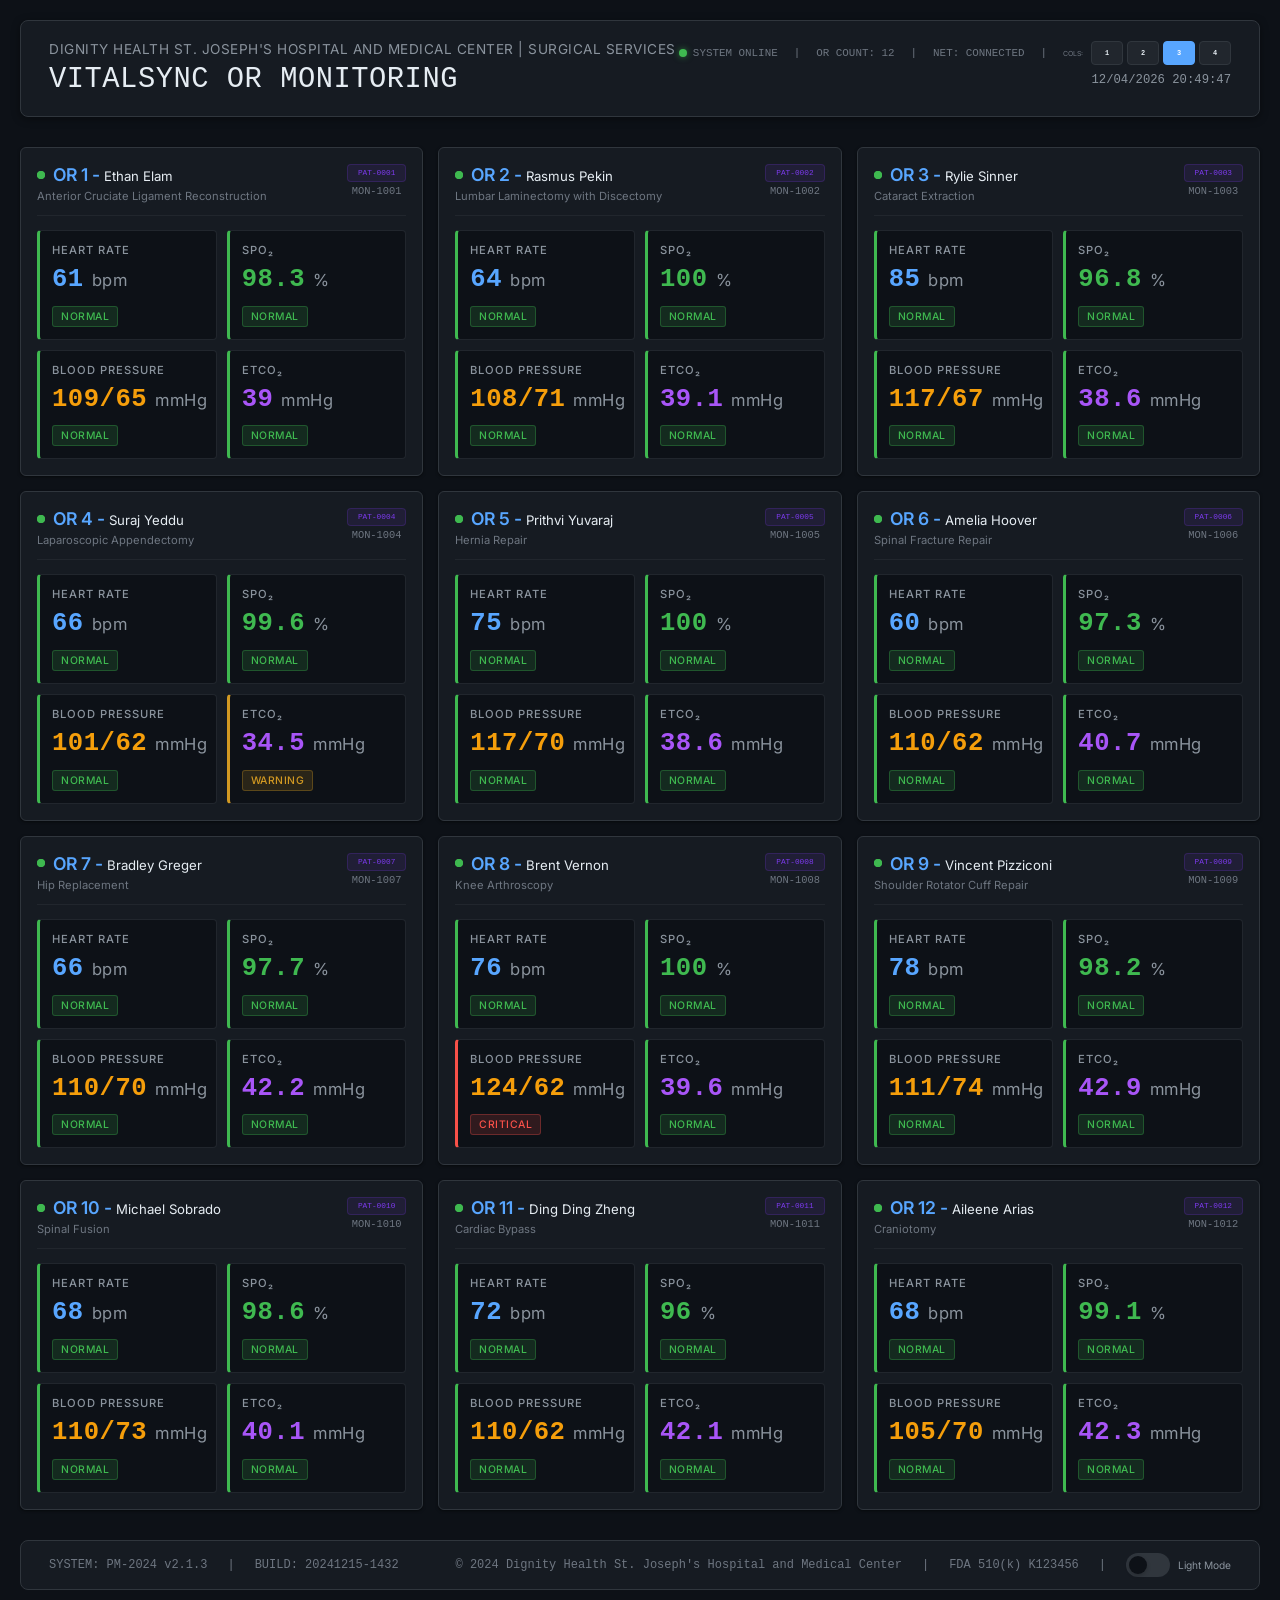
<file: index.html>
<!DOCTYPE html>
<html lang="en">
<head>
    <meta charset="UTF-8">
    <meta name="viewport" content="width=device-width, initial-scale=1.0">
    <title>Live Patient Monitoring Dashboard</title>
    <link rel="preconnect" href="https://fonts.googleapis.com">
    <link rel="preconnect" href="https://fonts.gstatic.com" crossorigin>
    <link href="https://fonts.googleapis.com/css2?family=Inter:wght@300;400;500;600;700&display=swap" rel="stylesheet">
    <style>
        :root {
            /* Dark mode colors (default) */
            --bg-primary: #0d1117;
            --bg-secondary: #161b22;
            --bg-tertiary: #21262d;
            --bg-card: #0d1117;
            --border-color: #30363d;
            --border-light: #21262d;
            --text-primary: #e6edf3;
            --text-secondary: #8b949e;
            --text-muted: #6e7681;
            --status-normal: #3fb950;
            --status-warning: #d29922;
            --status-critical: #f85149;
            --accent-blue: #58a6ff;
            --accent-green: #3fb950;
            --waveform-bg: #161b22;
        }

        body.light-mode {
            /* Light mode colors */
            --bg-primary: #ffffff;
            --bg-secondary: #f6f8fa;
            --bg-tertiary: #e1e4e8;
            --bg-card: #ffffff;
            --border-color: #d1d5da;
            --border-light: #e1e4e8;
            --text-primary: #24292f;
            --text-secondary: #57606a;
            --text-muted: #8b949e;
            --status-normal: #1a7f37;
            --status-warning: #9a6700;
            --status-critical: #cf222e;
            --accent-blue: #0969da;
            --accent-green: #1a7f37;
            --waveform-bg: #f6f8fa;
        }

        * {
            margin: 0;
            padding: 0;
            box-sizing: border-box;
        }

        body {
            font-family: 'Inter', -apple-system, BlinkMacSystemFont, 'Segoe UI', sans-serif;
            background: var(--bg-primary);
            color: var(--text-primary);
            padding: 20px;
            overflow-x: auto;
            transition: background-color 0.3s ease, color 0.3s ease;
        }

        .header {
            display: flex;
            justify-content: space-between;
            align-items: flex-start;
            margin-bottom: 30px;
            padding: 20px 28px;
            background: var(--bg-secondary);
            border: 1px solid var(--border-color);
            border-radius: 8px;
            box-shadow: 0 2px 8px rgba(0, 0, 0, 0.4);
            transition: background-color 0.3s ease, border-color 0.3s ease;
        }

        .header-left {
            display: flex;
            flex-direction: column;
            gap: 6px;
        }

        .facility-name {
            font-size: 0.85em;
            color: #8b949e;
            font-weight: 400;
            letter-spacing: 0.5px;
            font-family: 'Inter', sans-serif;
        }

        .header h1 {
            font-size: 1.8em;
            font-weight: 400;
            margin: 0;
            color: var(--text-primary);
            letter-spacing: 0.5px;
            font-family: 'Courier New', Courier, 'Lucida Console', Monaco, 'Consolas', monospace;
            font-variant-numeric: tabular-nums;
        }

        .header-right {
            display: flex;
            flex-direction: column;
            align-items: flex-end;
            gap: 8px;
            font-size: 0.85em;
            color: var(--text-secondary);
            font-weight: 400;
            font-family: 'Inter', sans-serif;
        }

        .system-info {
            display: flex;
            gap: 16px;
            align-items: center;
            font-size: 0.8em;
            color: var(--text-muted);
            font-family: 'Courier New', 'Consolas', monospace;
        }

        .column-control {
            display: flex;
            align-items: center;
            gap: 8px;
            font-size: 0.75em;
            color: var(--text-secondary);
            font-family: 'Inter', sans-serif;
        }

        .column-control-label {
            font-size: 0.85em;
            color: var(--text-muted);
        }

        .column-control-buttons {
            display: flex;
            gap: 4px;
            align-items: center;
        }

        .column-control-btn {
            background: var(--bg-tertiary);
            border: 1px solid var(--border-color);
            border-radius: 4px;
            color: var(--text-primary);
            font-size: 0.85em;
            font-weight: 600;
            width: 32px;
            height: 24px;
            cursor: pointer;
            display: flex;
            align-items: center;
            justify-content: center;
            font-family: 'Courier New', 'Consolas', monospace;
            transition: background-color 0.2s ease, border-color 0.2s ease, color 0.2s ease;
            user-select: none;
        }

        .column-control-btn:hover {
            background: var(--border-color);
            border-color: var(--accent-blue);
            color: var(--accent-blue);
        }

        .column-control-btn:active {
            transform: scale(0.95);
        }

        .column-control-btn.active {
            background: var(--accent-blue);
            border-color: var(--accent-blue);
            color: white;
        }

        .system-status {
            display: flex;
            align-items: center;
            gap: 6px;
        }

        .status-indicator {
            width: 8px;
            height: 8px;
            border-radius: 50%;
            background: #3fb950;
            box-shadow: 0 0 6px rgba(63, 185, 80, 0.6);
        }

        .timestamp {
            font-size: 0.9em;
            color: var(--text-secondary);
            font-family: 'Courier New', 'Consolas', monospace;
        }

        .footer {
            margin-top: 30px;
            padding: 12px 28px;
            background: var(--bg-secondary);
            border: 1px solid var(--border-color);
            border-radius: 8px;
            display: flex;
            justify-content: space-between;
            align-items: center;
            font-size: 0.75em;
            color: var(--text-muted);
            font-family: 'Courier New', 'Consolas', monospace;
            transition: background-color 0.3s ease, border-color 0.3s ease, color 0.3s ease;
        }

        .footer-left {
            display: flex;
            gap: 20px;
        }

        .footer-right {
            display: flex;
            gap: 20px;
            align-items: center;
        }

        .theme-toggle {
            display: flex;
            align-items: center;
            gap: 8px;
            cursor: pointer;
            user-select: none;
        }

        .theme-toggle input[type="checkbox"] {
            display: none;
        }

        .theme-toggle-slider {
            position: relative;
            width: 44px;
            height: 24px;
            background: var(--border-color);
            border-radius: 12px;
            transition: background-color 0.3s ease;
        }

        .theme-toggle-slider::before {
            content: '';
            position: absolute;
            width: 18px;
            height: 18px;
            border-radius: 50%;
            background: var(--bg-primary);
            top: 3px;
            left: 3px;
            transition: transform 0.3s ease;
            box-shadow: 0 2px 4px rgba(0, 0, 0, 0.2);
        }

        .theme-toggle input[type="checkbox"]:checked + .theme-toggle-slider {
            background: var(--accent-blue);
        }

        .theme-toggle input[type="checkbox"]:checked + .theme-toggle-slider::before {
            transform: translateX(20px);
        }

        .theme-toggle-label {
            font-size: 0.85em;
            color: var(--text-secondary);
            font-family: 'Inter', sans-serif;
        }

        .dashboard {
            display: grid;
            grid-template-columns: repeat(3, 1fr);
            gap: 15px;
            max-width: 1600px;
            margin: 0 auto;
        }

        .patient-module {
            background: var(--bg-secondary);
            border-radius: 6px;
            padding: 16px;
            box-shadow: 0 1px 3px rgba(0, 0, 0, 0.5);
            border: 1px solid var(--border-color);
            overflow: hidden;
            cursor: pointer;
            position: relative;
            transition: background-color 0.3s ease, border-color 0.3s ease;
        }

        .patient-module:hover {
            border-color: var(--accent-blue);
            box-shadow: 0 2px 8px rgba(88, 166, 255, 0.15);
        }

        .patient-module {
            transform-origin: center center;
        }

        .patient-module.expanded {
            position: fixed !important;
            z-index: 1000;
            border-color: var(--accent-blue);
            box-shadow: 0 8px 32px rgba(0, 0, 0, 0.6), 0 4px 16px rgba(88, 166, 255, 0.3);
            overflow-y: auto;
            overflow-x: hidden;
            cursor: default;
            max-height: 90vh;
        }

        .overlay-backdrop {
            display: none;
            position: fixed;
            top: 0;
            left: 0;
            width: 100%;
            height: 100%;
            background: rgba(0, 0, 0, 0.7);
            z-index: 999;
            opacity: 0;
        }

        .overlay-backdrop.active {
            display: block;
            opacity: 1;
        }

        .minimize-button {
            display: none;
            position: absolute;
            top: 12px;
            right: 12px;
            width: 28px;
            height: 28px;
            background: var(--bg-tertiary);
            border: 1px solid var(--border-color);
            border-radius: 4px;
            color: var(--text-primary);
            font-size: 18px;
            font-weight: 600;
            cursor: pointer;
            z-index: 1001;
            align-items: center;
            justify-content: center;
            font-family: 'Inter', sans-serif;
            line-height: 1;
            padding: 0;
            transition: background-color 0.3s ease, border-color 0.3s ease, color 0.3s ease;
        }

        .patient-module.expanded .minimize-button {
            display: flex;
        }

        .minimize-button:hover {
            background: var(--border-color);
            border-color: var(--accent-blue);
            color: var(--accent-blue);
        }

        .expanded-content {
            display: none;
        }

        /* Show expanded-content (for waveforms) in minimized view for single and two column layouts */
        .dashboard.single-column .patient-module:not(.expanded) .expanded-content,
        .dashboard.two-column .patient-module:not(.expanded) .expanded-content {
            display: block;
            margin-top: 15px;
        }

        /* Show waveforms in minimized view for single and two column layouts */
        .dashboard.single-column .patient-module:not(.expanded) .expanded-content .waveform-container,
        .dashboard.two-column .patient-module:not(.expanded) .expanded-content .waveform-container {
            display: block;
            margin-bottom: 12px;
        }

        .dashboard.single-column .patient-module:not(.expanded) .expanded-content .waveform-container .waveform-canvas,
        .dashboard.two-column .patient-module:not(.expanded) .expanded-content .waveform-container .waveform-canvas {
            height: 60px;
        }

        .dashboard.single-column .patient-module:not(.expanded) .expanded-content .waveform-container .waveform-header,
        .dashboard.two-column .patient-module:not(.expanded) .expanded-content .waveform-container .waveform-header {
            font-size: 0.75em;
            margin-bottom: 6px;
        }

        .dashboard.single-column .patient-module:not(.expanded) .expanded-content .waveform-container .waveform-label,
        .dashboard.two-column .patient-module:not(.expanded) .expanded-content .waveform-container .waveform-label {
            font-size: 0.7em;
        }

        .dashboard.single-column .patient-module:not(.expanded) .expanded-content .waveform-container .waveform-value,
        .dashboard.two-column .patient-module:not(.expanded) .expanded-content .waveform-container .waveform-value {
            font-size: 0.7em;
        }

        /* Hide other expanded content sections in minimized view */
        .dashboard.single-column .patient-module:not(.expanded) .expanded-content .patient-info-section,
        .dashboard.single-column .patient-module:not(.expanded) .expanded-content .additional-vitals,
        .dashboard.two-column .patient-module:not(.expanded) .expanded-content .patient-info-section,
        .dashboard.two-column .patient-module:not(.expanded) .expanded-content .additional-vitals {
            display: none;
        }

        .patient-module.expanded .expanded-content {
            display: block;
            margin-top: 20px;
            padding-top: 20px;
            padding-bottom: 20px;
            border-top: 1px solid #21262d;
            overflow-y: auto;
            overflow-x: hidden;
        }
        
        .patient-module.expanded .expanded-content::-webkit-scrollbar {
            width: 6px;
        }
        
        .patient-module.expanded .expanded-content::-webkit-scrollbar-track {
            background: #0d1117;
        }
        
        .patient-module.expanded .expanded-content::-webkit-scrollbar-thumb {
            background: #30363d;
            border-radius: 3px;
        }
        
        .patient-module.expanded .expanded-content::-webkit-scrollbar-thumb:hover {
            background: #484f58;
        }

        .waveform-container {
            margin-bottom: 20px;
        }


        .waveform-header {
            display: flex;
            justify-content: space-between;
            align-items: center;
            margin-bottom: 8px;
        }

        .waveform-label {
            font-size: 0.75em;
            color: #8b949e;
            text-transform: uppercase;
            letter-spacing: 1px;
            font-weight: 500;
            font-family: 'Inter', sans-serif;
        }

        .waveform-value {
            font-size: 0.9em;
            color: var(--text-primary);
            font-family: 'Courier New', 'Consolas', monospace;
            font-weight: 600;
        }

        .waveform-canvas {
            width: 100%;
            height: 80px;
            background: var(--waveform-bg);
            border: 1px solid var(--border-light);
            border-radius: 4px;
            display: block;
            transition: background-color 0.3s ease, border-color 0.3s ease;
        }

        .patient-info-section {
            background: var(--bg-card);
            padding: 12px;
            border-radius: 4px;
            border: 1px solid var(--border-light);
            margin-bottom: 20px;
            transition: background-color 0.3s ease, border-color 0.3s ease;
        }

        .patient-info-grid {
            display: grid;
            grid-template-columns: repeat(auto-fit, minmax(180px, 1fr));
            gap: 12px;
            font-size: 0.75em;
        }

        .info-item {
            display: flex;
            flex-direction: column;
            gap: 4px;
        }

        .info-label {
            color: var(--text-muted);
            font-size: 0.85em;
            text-transform: uppercase;
            letter-spacing: 0.5px;
            font-family: 'Inter', sans-serif;
        }

        .info-value {
            color: var(--text-primary);
            font-family: 'Courier New', 'Consolas', monospace;
            font-weight: 500;
        }

        .additional-vitals {
            display: grid;
            grid-template-columns: repeat(auto-fit, minmax(150px, 1fr));
            gap: 12px;
            margin-top: 20px;
        }

        .additional-vital {
            background: var(--bg-card);
            padding: 10px;
            border-radius: 4px;
            border: 1px solid var(--border-light);
            transition: background-color 0.3s ease, border-color 0.3s ease;
        }

        .additional-vital-label {
            font-size: 0.65em;
            color: var(--text-secondary);
            text-transform: uppercase;
            letter-spacing: 0.5px;
            margin-bottom: 6px;
            font-family: 'Inter', sans-serif;
        }

        .additional-vital-value {
            font-size: 1.2em;
            color: var(--text-primary);
            font-family: 'Courier New', 'Consolas', monospace;
            font-weight: 600;
        }

        .module-header {
            display: flex;
            justify-content: space-between;
            align-items: flex-start;
            margin-bottom: 14px;
            padding-bottom: 12px;
            border-bottom: 1px solid var(--border-light);
        }

        .patient-module.expanded .module-header {
            padding-right: 40px;
        }

        .module-header-left {
            display: flex;
            flex-direction: column;
            gap: 4px;
        }

        .room-number {
            font-size: 1.1em;
            font-weight: 600;
            color: #58a6ff;
            font-family: 'Inter', sans-serif;
            display: flex;
            align-items: center;
            gap: 8px;
        }

        .module-status-indicator {
            width: 8px;
            height: 8px;
            border-radius: 50%;
            background: #3fb950;
            position: relative;
            flex-shrink: 0;
        }

        .module-status-indicator::before {
            content: '';
            position: absolute;
            top: 50%;
            left: 50%;
            transform: translate(-50%, -50%);
            width: 8px;
            height: 8px;
            border-radius: 50%;
            border: 1.5px solid var(--status-normal);
            box-sizing: border-box;
            animation: dataPulseRing 2s infinite;
            will-change: transform, opacity;
        }

        @keyframes dataPulseRing {
            0% {
                transform: translate(-50%, -50%) scale(1);
                opacity: 1;
            }
            100% {
                transform: translate(-50%, -50%) scale(2);
                opacity: 0;
            }
        }

        .patient-name-display {
            font-size: 0.75em;
            font-weight: 400;
            color: var(--text-primary);
            font-family: 'Inter', sans-serif;
        }

        .procedure-info {
            font-size: 0.7em;
            color: var(--text-muted);
            font-family: 'Inter', sans-serif;
            font-weight: 400;
        }

        .patient-id {
            font-size: 0.75em;
            color: #7c3aed;
            background: rgba(124, 58, 237, 0.1);
            padding: 4px 10px;
            border-radius: 4px;
            white-space: nowrap;
            font-weight: 500;
            border: 1px solid rgba(124, 58, 237, 0.2);
            font-family: 'Courier New', 'Consolas', monospace;
            cursor: pointer;
            transition: background 0.2s ease;
        }

        .patient-id:hover {
            background: rgba(124, 58, 237, 0.2);
        }

        .patient-file-modal {
            display: none;
            position: fixed;
            top: 0;
            left: 0;
            width: 100%;
            height: 100%;
            background: rgba(0, 0, 0, 0.8);
            z-index: 2000;
            overflow-y: auto;
        }

        body.light-mode .patient-file-modal {
            background: rgba(0, 0, 0, 0.6);
        }

        .patient-file-modal.active {
            display: flex;
            align-items: center;
            justify-content: center;
            padding: 20px;
        }

        .patient-file-content {
            background: var(--bg-card);
            border: 1px solid var(--border-color);
            border-radius: 8px;
            width: 90%;
            max-width: 1000px;
            max-height: 90vh;
            overflow-y: auto;
            padding: 24px;
            box-shadow: 0 8px 32px rgba(0, 0, 0, 0.6);
            transition: background-color 0.3s ease, border-color 0.3s ease;
        }

        .patient-file-header {
            display: flex;
            justify-content: space-between;
            align-items: center;
            margin-bottom: 24px;
            padding-bottom: 16px;
            border-bottom: 1px solid var(--border-light);
        }

        .patient-file-title {
            font-size: 1.8em;
            font-weight: 600;
            color: var(--text-primary);
            font-family: 'Inter', sans-serif;
            margin-bottom: 4px;
        }

        .patient-file-subtitle {
            font-size: 1.2em;
            font-weight: 400;
            color: var(--text-secondary);
            font-family: 'Inter', sans-serif;
        }

        .close-file-button {
            background: var(--bg-tertiary);
            border: 1px solid var(--border-color);
            border-radius: 4px;
            color: var(--text-primary);
            font-size: 18px;
            width: 32px;
            height: 32px;
            cursor: pointer;
            display: flex;
            align-items: center;
            justify-content: center;
            font-family: 'Inter', sans-serif;
            transition: background-color 0.3s ease, border-color 0.3s ease, color 0.3s ease;
        }

        .close-file-button:hover {
            background: var(--border-color);
        }

        .patient-file-section {
            margin-bottom: 24px;
        }

        .file-section-title {
            font-size: 1.1em;
            font-weight: 600;
            color: var(--accent-blue);
            margin-bottom: 12px;
            font-family: 'Inter', sans-serif;
            text-transform: uppercase;
            letter-spacing: 0.5px;
        }

        .file-info-grid {
            display: grid;
            grid-template-columns: repeat(auto-fit, minmax(250px, 1fr));
            gap: 12px;
            margin-bottom: 16px;
        }

        .file-info-item {
            display: flex;
            flex-direction: column;
            gap: 4px;
        }

        .file-info-label {
            font-size: 0.75em;
            color: var(--text-muted);
            text-transform: uppercase;
            letter-spacing: 0.5px;
            font-family: 'Inter', sans-serif;
        }

        .file-info-value {
            font-size: 0.9em;
            color: var(--text-primary);
            font-family: 'Courier New', 'Consolas', monospace;
        }

        .file-notes {
            background: var(--bg-secondary);
            border: 1px solid var(--border-light);
            border-radius: 4px;
            padding: 12px;
            margin-top: 8px;
            transition: background-color 0.3s ease, border-color 0.3s ease;
        }

        .file-note {
            margin-bottom: 12px;
            padding-bottom: 12px;
            border-bottom: 1px solid var(--border-light);
        }

        .file-note:last-child {
            margin-bottom: 0;
            padding-bottom: 0;
            border-bottom: none;
        }

        .file-note-header {
            display: flex;
            justify-content: space-between;
            margin-bottom: 6px;
        }

        .file-note-author {
            font-size: 0.85em;
            color: var(--accent-blue);
            font-family: 'Inter', sans-serif;
            font-weight: 500;
        }

        .file-note-date {
            font-size: 0.75em;
            color: var(--text-muted);
            font-family: 'Courier New', 'Consolas', monospace;
        }

        .file-note-text {
            font-size: 0.9em;
            color: var(--text-primary);
            line-height: 1.6;
            font-family: 'Inter', sans-serif;
        }

        .vital-chart-modal {
            display: none;
            position: fixed;
            top: 0;
            left: 0;
            width: 100%;
            height: 100%;
            background: rgba(0, 0, 0, 0.85);
            z-index: 3000;
            overflow-y: auto;
        }

        .vital-chart-modal.active {
            display: flex;
            align-items: center;
            justify-content: center;
            padding: 20px;
        }

        .vital-chart-content {
            background: var(--bg-card);
            border: 1px solid var(--border-color);
            border-radius: 8px;
            width: 90%;
            max-width: 800px;
            padding: 24px;
            box-shadow: 0 8px 32px rgba(0, 0, 0, 0.6);
            transition: background-color 0.3s ease, border-color 0.3s ease;
        }

        .vital-chart-header {
            display: flex;
            justify-content: space-between;
            align-items: center;
            margin-bottom: 20px;
            padding-bottom: 16px;
            border-bottom: 1px solid var(--border-light);
        }

        .vital-chart-title {
            font-size: 1.3em;
            font-weight: 600;
            color: var(--text-primary);
            font-family: 'Inter', sans-serif;
        }

        .vital-chart-canvas {
            width: 100%;
            height: 300px;
            background: var(--waveform-bg);
            border: 1px solid var(--border-light);
            transition: background-color 0.3s ease, border-color 0.3s ease;
            border-radius: 4px;
            margin-top: 16px;
        }

        .clickable-vital {
            cursor: pointer !important;
            transition: opacity 0.2s ease, background-color 0.2s ease;
        }
        
        .vital.clickable-vital {
            cursor: pointer !important;
        }
        
        .additional-vital.clickable-vital {
            cursor: pointer !important;
        }
        
        .clickable-vital * {
            cursor: pointer !important;
        }

        .clickable-vital:hover {
            opacity: 0.9;
            background-color: rgba(88, 166, 255, 0.05);
        }
        
        .vital.clickable-vital:hover {
            background-color: rgba(88, 166, 255, 0.05);
        }
        
        .additional-vital.clickable-vital:hover {
            background-color: rgba(88, 166, 255, 0.05);
        }

        .module-meta {
            display: flex;
            flex-direction: column;
            align-items: center;
            gap: 3px;
            font-size: 0.65em;
            color: var(--text-muted);
            font-family: 'Courier New', 'Consolas', monospace;
            margin-left: auto;
        }

        .vitals-grid {
            display: grid;
            grid-template-columns: 1fr 1fr;
            gap: 10px;
        }

        .vital {
            background: var(--bg-card);
            padding: 12px;
            border-radius: 4px;
            border-left: 3px solid;
            transition: all 0.2s ease;
            overflow: hidden;
            word-wrap: break-word;
            border-top: 1px solid var(--border-light);
            border-right: 1px solid var(--border-light);
            border-bottom: 1px solid var(--border-light);
        }
        
        /* Show pointer cursor for all clickable vitals */
        .vital.clickable-vital,
        .vital.clickable-vital * {
            cursor: pointer !important;
        }

        .vital.normal {
            border-left-color: var(--status-normal);
        }

        .vital.warning {
            border-left-color: var(--status-warning);
            animation: pulse 2s infinite;
        }

        .vital.critical {
            border-left-color: var(--status-critical);
            animation: criticalPulse 0.8s infinite;
        }

        @keyframes pulse {
            0%, 100% { opacity: 1; }
            50% { opacity: 0.7; }
        }

        @keyframes criticalPulse {
            0%, 100% { 
                background: rgba(248, 81, 73, 0.05);
                border-left-width: 3px;
            }
            50% { 
                background: rgba(248, 81, 73, 0.12);
                border-left-width: 5px;
            }
        }

        .vital-label {
            font-size: 0.7em;
            color: #8b949e;
            margin-bottom: 8px;
            text-transform: uppercase;
            letter-spacing: 1px;
            font-weight: 500;
            font-family: 'Inter', sans-serif;
        }

        .vital-value {
            font-size: 1.6em;
            font-weight: 600;
            margin-bottom: 4px;
            line-height: 1.2;
            word-wrap: break-word;
            font-family: 'Courier New', 'Consolas', 'Monaco', monospace;
            letter-spacing: 0.5px;
            display: flex;
            align-items: baseline;
            gap: 4px;
        }

        .vital-unit {
            font-size: 0.65em;
            color: var(--text-secondary);
            margin-left: 4px;
            font-weight: 400;
            font-family: 'Inter', sans-serif;
        }

        .vital-status {
            font-size: 0.65em;
            margin-top: 6px;
            padding: 3px 8px;
            border-radius: 3px;
            display: inline-block;
            font-weight: 500;
            font-family: 'Inter', sans-serif;
            text-transform: uppercase;
            letter-spacing: 0.5px;
        }

        .status-normal {
            background: rgba(63, 185, 80, 0.15);
            color: #3fb950;
            border: 1px solid rgba(63, 185, 80, 0.3);
        }

        .status-warning {
            background: rgba(210, 153, 34, 0.15);
            color: #d29922;
            border: 1px solid rgba(210, 153, 34, 0.3);
        }

        .status-critical {
            background: rgba(248, 81, 73, 0.15);
            color: #f85149;
            border: 1px solid rgba(248, 81, 73, 0.3);
        }

        .hr .vital-value { color: #58a6ff; }
        .spo2 .vital-value { color: #3fb950; }
        .bp .vital-value { color: #f59e0b; }
        .etco2 .vital-value { color: #a855f7; }

        /* Mobile Responsive Styles */
        @media screen and (max-width: 768px) {
            body {
                padding: 10px;
            }

            .patient-module:hover {
                transform: none;
                box-shadow: 0 1px 3px rgba(0, 0, 0, 0.5);
                border-color: #30363d;
            }

            .patient-module.expanded {
                width: 95%;
                max-height: 90vh;
            }

            .waveform-canvas {
                height: 60px;
            }

            .additional-vitals {
                grid-template-columns: repeat(2, 1fr);
            }

            .header {
                flex-direction: column;
                text-align: center;
                padding: 16px 12px;
                margin-bottom: 15px;
                gap: 12px;
            }

            .header-left {
                align-items: center;
                width: 100%;
            }

            .facility-name {
                font-size: 0.7em;
                line-height: 1.4;
                margin-bottom: 4px;
            }

            .header h1 {
                font-size: 1.3em;
                margin: 0;
                line-height: 1.2;
            }

            .header-right {
                align-items: center;
                width: 100%;
                gap: 10px;
            }

            .system-info {
                flex-direction: row;
                flex-wrap: wrap;
                justify-content: center;
                gap: 10px;
                width: 100%;
                font-size: 0.7em;
            }

            .system-info > span {
                display: inline-flex;
                align-items: center;
            }

            .system-status {
                justify-content: center;
            }

            .timestamp {
                font-size: 0.75em;
                text-align: center;
                width: 100%;
                margin-top: 4px;
            }

            .procedure-info {
                font-size: 0.65em;
            }

            .dashboard {
                grid-template-columns: repeat(2, 1fr) !important;
                gap: 10px;
            }
            
            .column-control {
                display: none;
            }

            .footer {
                flex-direction: column;
                gap: 8px;
                text-align: center;
                padding: 12px 16px;
            }

            .footer-left,
            .footer-right {
                flex-wrap: wrap;
                justify-content: center;
                gap: 8px;
            }

            .patient-module {
                padding: 10px;
                border-radius: 8px;
            }

            .module-header {
                margin-bottom: 8px;
                padding-bottom: 8px;
            }

            .room-number {
                font-size: 1em;
            }

            .patient-id {
                font-size: 0.65em;
                padding: 3px 6px;
            }

            .vitals-grid {
                gap: 8px;
            }

            .vital {
                padding: 8px;
            }

            .vital-label {
                font-size: 0.6em;
                margin-bottom: 4px;
            }

            .vital-value {
                font-size: 1.1em;
                margin-bottom: 2px;
                flex-direction: column;
                align-items: flex-start;
                gap: 2px;
            }

            .vital-unit {
                font-size: 0.6em;
                margin-left: 0;
                margin-top: 2px;
            }

            .vital-status {
                font-size: 0.55em;
                margin-top: 2px;
                padding: 2px 5px;
            }
        }

        /* Small Mobile Devices */
        @media screen and (max-width: 480px) {
            body {
                padding: 8px;
            }

            .header {
                padding: 12px;
                margin-bottom: 12px;
            }

            .header {
                padding: 12px 10px;
                gap: 10px;
            }

            .header-left {
                margin-bottom: 4px;
            }

            .facility-name {
                font-size: 0.65em;
            }

            .header h1 {
                font-size: 1.15em;
                margin-bottom: 0;
            }

            .header-right {
                font-size: 0.7em;
                gap: 8px;
            }

            .system-info {
                font-size: 0.65em;
                gap: 8px;
            }

            .timestamp {
                font-size: 0.7em;
            }

            .dashboard {
                gap: 8px;
            }

            .patient-module {
                padding: 8px;
            }

            .module-header {
                margin-bottom: 6px;
                padding-bottom: 6px;
            }

            .room-number {
                font-size: 0.9em;
            }

            .patient-id {
                font-size: 0.6em;
                padding: 2px 5px;
            }

            .vitals-grid {
                gap: 6px;
            }

            .vital {
                padding: 6px;
            }

            .vital-label {
                font-size: 0.55em;
                margin-bottom: 3px;
            }

            .vital-value {
                font-size: 1em;
                flex-direction: column;
                align-items: flex-start;
                gap: 2px;
            }

            .vital-unit {
                font-size: 0.55em;
                margin-left: 0;
                margin-top: 2px;
            }

            .vital-status {
                font-size: 0.5em;
                padding: 1px 4px;
            }
        }
    </style>
</head>
<body>
    <div class="header">
        <div class="header-left">
            <div class="facility-name">DIGNITY HEALTH ST. JOSEPH'S HOSPITAL AND MEDICAL CENTER | SURGICAL SERVICES</div>
            <h1>VITALSYNC OR MONITORING</h1>
        </div>
        <div class="header-right">
            <div class="system-info">
                <div class="system-status">
                    <div class="status-indicator"></div>
                    <span>SYSTEM ONLINE</span>
                </div>
                <span>|</span>
                <span>OR COUNT: <span id="or-count">12</span></span>
                <span>|</span>
                <span>NET: CONNECTED</span>
                <span>|</span>
                <div class="column-control">
                    <span class="column-control-label">COLS:</span>
                    <div class="column-control-buttons">
                        <button class="column-control-btn" data-cols="1">1</button>
                        <button class="column-control-btn" data-cols="2">2</button>
                        <button class="column-control-btn active" data-cols="3">3</button>
                        <button class="column-control-btn" data-cols="4">4</button>
                    </div>
                </div>
            </div>
        <div class="timestamp" id="timestamp"></div>
        </div>
    </div>

    <div class="overlay-backdrop" id="overlay-backdrop"></div>
    <div class="dashboard" id="dashboard"></div>
    
    <div class="patient-file-modal" id="patient-file-modal">
        <div class="patient-file-content" id="patient-file-content"></div>
    </div>
    
    <div class="vital-chart-modal" id="vital-chart-modal">
        <div class="vital-chart-content">
            <div class="vital-chart-header">
                <div class="vital-chart-title" id="vital-chart-title">Vital Sign Trend</div>
                <button class="close-file-button" id="close-chart-button">×</button>
            </div>
            <canvas class="vital-chart-canvas" id="vital-chart-canvas"></canvas>
        </div>
    </div>
    
    <div class="footer">
        <div class="footer-left">
            <span>SYSTEM: PM-2024 v2.1.3</span>
            <span>|</span>
            <span>BUILD: 20241215-1432</span>
        </div>
        <div class="footer-right">
            <span>© 2024 Dignity Health St. Joseph's Hospital and Medical Center</span>
            <span>|</span>
            <span>FDA 510(k) K123456</span>
            <span>|</span>
            <label class="theme-toggle">
                <input type="checkbox" id="theme-toggle-checkbox">
                <span class="theme-toggle-slider"></span>
                <span class="theme-toggle-label">Light Mode</span>
            </label>
        </div>
    </div>

    <script>
        // Vital sign ranges and normal values (medically accurate for OR monitoring)
        // Based on research: typical update rates and variance
        const vitalRanges = {
            hr: { 
                min: 50, max: 120, normalMin: 60, normalMax: 100, unit: 'bpm',
                updateInterval: 1000, // 1 second (continuous monitoring)
                variance: 5 // ±5 bpm typical variance
            },
            spo2: { 
                min: 85, max: 100, normalMin: 95, normalMax: 100, unit: '%',
                updateInterval: 2000, // 2 seconds (continuous pulse oximetry)
                variance: 1.5 // ±1-2% typical variance
            },
            bpSystolic: { 
                min: 90, max: 160, normalMin: 100, normalMax: 120, unit: 'mmHg',
                updateInterval: 5000, // 5 seconds (continuous arterial line monitoring in OR)
                variance: 7 // ±5-10 mmHg typical variance
            },
            bpDiastolic: { 
                min: 50, max: 100, normalMin: 60, normalMax: 80, unit: 'mmHg',
                updateInterval: 5000, // Same as systolic
                variance: 5 // ±5 mmHg typical variance
            },
            etco2: { 
                min: 20, max: 50, normalMin: 35, normalMax: 45, unit: 'mmHg',
                updateInterval: 2000, // 2 seconds (every breath cycle)
                variance: 3 // ±2-5 mmHg typical variance
            }
        };

        // Procedure types for realistic hospital context
        const procedureTypes = [
            'Anterior Cruciate Ligament Reconstruction', 'Lumbar Laminectomy with Discectomy', 'Cataract Extraction',
            'Laparoscopic Appendectomy', 'Hernia Repair', 'Spinal Fracture Repair', 'Hip Replacement',
            'Knee Arthroscopy', 'Shoulder Rotator Cuff Repair', 'Spinal Fusion', 'Cardiac Bypass', 'Craniotomy'
        ];

        // Surgeon names for realism
        const surgeonNames = [
            'SMITH', 'JOHNSON', 'WILLIAMS', 'BROWN', 'JONES', 'GARCIA',
            'MILLER', 'DAVIS', 'RODRIGUEZ', 'MARTINEZ', 'WILSON', 'ANDERSON'
        ];

        // Patient names for realism
        const patientNames = [
            'Ethan Elam', 'Rasmus Pekin', 'Rylie Sinner', 'Suraj Yeddu',
            'Prithvi Yuvaraj', 'Amelia Hoover', 'Bradley Greger', 'Brent Vernon',
            'Vincent Pizziconi', 'Michael Sobrado', 'Ding Ding Zheng', 'Aileene Arias'
        ];

        // Emergency contacts
        const emergencyContacts = [
            { name: 'Sarah Cole', relationship: 'Spouse', phone: '(602) 555-0123' },
            { name: 'Minh Tran', relationship: 'Brother', phone: '(602) 555-0124' },
            { name: 'Patricia Thompson', relationship: 'Wife', phone: '(602) 555-0125' },
            { name: 'Fatima Rehman', relationship: 'Mother', phone: '(602) 555-0126' },
            { name: 'Soo Kim', relationship: 'Sister', phone: '(602) 555-0127' },
            { name: 'Robert Hoover', relationship: 'Father', phone: '(602) 555-0128' },
            { name: 'Jennifer Foster', relationship: 'Wife', phone: '(602) 555-0129' },
            { name: 'Thomas Watson', relationship: 'Husband', phone: '(602) 555-0130' },
            { name: 'Michelle Lee', relationship: 'Wife', phone: '(602) 555-0131' },
            { name: 'Carlos Martinez', relationship: 'Husband', phone: '(602) 555-0132' },
            { name: 'Linda White', relationship: 'Wife', phone: '(602) 555-0133' },
            { name: 'Mark Anderson', relationship: 'Husband', phone: '(602) 555-0134' }
        ];

        // Insurance information
        const insuranceProviders = [
            'Blue Cross Blue Shield', 'Aetna', 'UnitedHealthcare', 'Cigna',
            'Humana', 'Medicaid', 'Medicare', 'Kaiser Permanente',
            'Anthem', 'Blue Shield', 'Tricare', 'AARP'
        ];

        const insurancePolicyNumbers = [
            'BCBS-123456789', 'AET-987654321', 'UHC-456789123', 'CIG-789123456',
            'HUM-321654987', 'MED-654321987', 'MED-147258369', 'KP-258369147',
            'ANT-369147258', 'BS-741852963', 'TRI-852963741', 'AARP-963741852'
        ];

        // Lab results templates
        const labResults = [
            [
                { test: 'CBC - Hemoglobin', value: '14.2 g/dL', normal: '12.0-16.0', date: '2024-12-14', status: 'normal' },
                { test: 'CBC - Hematocrit', value: '42.1%', normal: '36-46%', date: '2024-12-14', status: 'normal' },
                { test: 'Basic Metabolic Panel - Glucose', value: '98 mg/dL', normal: '70-100', date: '2024-12-14', status: 'normal' },
                { test: 'Coagulation - PT/INR', value: '1.1', normal: '0.9-1.2', date: '2024-12-14', status: 'normal' }
            ],
            [
                { test: 'CBC - Hemoglobin', value: '13.8 g/dL', normal: '12.0-16.0', date: '2024-12-14', status: 'normal' },
                { test: 'Basic Metabolic Panel - Creatinine', value: '0.9 mg/dL', normal: '0.6-1.2', date: '2024-12-14', status: 'normal' },
                { test: 'Coagulation - PT/INR', value: '1.0', normal: '0.9-1.2', date: '2024-12-14', status: 'normal' }
            ],
            [
                { test: 'CBC - Hemoglobin', value: '15.1 g/dL', normal: '12.0-16.0', date: '2024-12-13', status: 'normal' },
                { test: 'Basic Metabolic Panel - Glucose', value: '102 mg/dL', normal: '70-100', date: '2024-12-13', status: 'slightly_high' },
                { test: 'Lipid Panel - Total Cholesterol', value: '185 mg/dL', normal: '<200', date: '2024-12-13', status: 'normal' }
            ],
            [
                { test: 'CBC - Hemoglobin', value: '12.9 g/dL', normal: '12.0-16.0', date: '2024-12-14', status: 'normal' },
                { test: 'Basic Metabolic Panel - Glucose', value: '88 mg/dL', normal: '70-100', date: '2024-12-14', status: 'normal' },
                { test: 'Coagulation - PT/INR', value: '1.2', normal: '0.9-1.2', date: '2024-12-14', status: 'normal' }
            ],
            [
                { test: 'CBC - Hemoglobin', value: '14.5 g/dL', normal: '12.0-16.0', date: '2024-12-14', status: 'normal' },
                { test: 'Basic Metabolic Panel - Glucose', value: '95 mg/dL', normal: '70-100', date: '2024-12-14', status: 'normal' },
                { test: 'Sleep Study - AHI', value: '8 events/hr', normal: '<5', date: '2024-12-10', status: 'mild' }
            ],
            [
                { test: 'CBC - Hemoglobin', value: '13.5 g/dL', normal: '12.0-16.0', date: '2024-12-14', status: 'normal' },
                { test: 'Basic Metabolic Panel - Glucose', value: '92 mg/dL', normal: '70-100', date: '2024-12-14', status: 'normal' },
                { test: 'Pregnancy Test', value: 'Negative', normal: 'Negative', date: '2024-12-14', status: 'normal' }
            ],
            [
                { test: 'CBC - Hemoglobin', value: '13.2 g/dL', normal: '12.0-16.0', date: '2024-12-14', status: 'normal' },
                { test: 'Basic Metabolic Panel - Glucose', value: '96 mg/dL', normal: '70-100', date: '2024-12-14', status: 'normal' },
                { test: 'Pulmonary Function - FEV1', value: '82%', normal: '>80%', date: '2024-12-13', status: 'normal' }
            ],
            [
                { test: 'CBC - Hemoglobin', value: '14.0 g/dL', normal: '12.0-16.0', date: '2024-12-14', status: 'normal' },
                { test: 'Thyroid Panel - TSH', value: '2.1 mIU/L', normal: '0.4-4.0', date: '2024-12-14', status: 'normal' },
                { test: 'Basic Metabolic Panel - Glucose', value: '94 mg/dL', normal: '70-100', date: '2024-12-14', status: 'normal' }
            ],
            [
                { test: 'CBC - Hemoglobin', value: '12.5 g/dL', normal: '12.0-16.0', date: '2024-12-14', status: 'normal' },
                { test: 'Basic Metabolic Panel - Creatinine', value: '1.8 mg/dL', normal: '0.6-1.2', date: '2024-12-14', status: 'high' },
                { test: 'Basic Metabolic Panel - Glucose', value: '108 mg/dL', normal: '70-100', date: '2024-12-14', status: 'slightly_high' }
            ],
            [
                { test: 'CBC - Hemoglobin', value: '13.8 g/dL', normal: '12.0-16.0', date: '2024-12-14', status: 'normal' },
                { test: 'Basic Metabolic Panel - Glucose', value: '91 mg/dL', normal: '70-100', date: '2024-12-14', status: 'normal' },
                { test: 'Rheumatology - ANA', value: 'Positive 1:160', normal: 'Negative', date: '2024-12-13', status: 'abnormal' }
            ],
            [
                { test: 'CBC - Hemoglobin', value: '14.8 g/dL', normal: '12.0-16.0', date: '2024-12-14', status: 'normal' },
                { test: 'Basic Metabolic Panel - Glucose', value: '97 mg/dL', normal: '70-100', date: '2024-12-14', status: 'normal' },
                { test: 'Pulmonary Function - FEV1', value: '68%', normal: '>80%', date: '2024-12-13', status: 'low' }
            ],
            [
                { test: 'CBC - Hemoglobin', value: '13.6 g/dL', normal: '12.0-16.0', date: '2024-12-14', status: 'normal' },
                { test: 'Basic Metabolic Panel - Glucose', value: '145 mg/dL', normal: '70-100', date: '2024-12-14', status: 'high' },
                { test: 'HbA1c', value: '7.2%', normal: '<5.7%', date: '2024-12-14', status: 'high' }
            ]
        ];

        // Medication administration times
        const medicationAdminTimes = [
            [
                { medication: 'Lisinopril 10mg', time: '06:00', route: 'PO', given: true },
                { medication: 'Metformin 500mg', time: '08:00', route: 'PO', given: true },
                { medication: 'Metformin 500mg', time: '20:00', route: 'PO', given: false },
                { medication: 'Omeprazole 20mg', time: '07:00', route: 'PO', given: true }
            ],
            [
                { medication: 'Albuterol inhaler', time: '07:00', route: 'INH', given: true },
                { medication: 'Loratadine 10mg', time: '08:00', route: 'PO', given: true }
            ],
            [
                { medication: 'Atorvastatin 20mg', time: '20:00', route: 'PO', given: false },
                { medication: 'Ibuprofen 600mg', time: '08:00', route: 'PO', given: true }
            ],
            [
                { medication: 'Omeprazole 40mg', time: '07:00', route: 'PO', given: true },
                { medication: 'Sumatriptan 50mg', time: 'PRN', route: 'PO', given: false }
            ],
            [
                { medication: 'Amlodipine 5mg', time: '08:00', route: 'PO', given: true },
                { medication: 'CPAP', time: '22:00', route: 'CPAP', given: false }
            ],
            [
                { medication: 'None', time: 'N/A', route: 'N/A', given: false }
            ],
            [
                { medication: 'Albuterol inhaler', time: 'PRN', route: 'INH', given: false },
                { medication: 'Sertraline 50mg', time: '08:00', route: 'PO', given: true }
            ],
            [
                { medication: 'Levothyroxine 75mcg', time: '07:00', route: 'PO', given: true },
                { medication: 'Omeprazole 20mg', time: '08:00', route: 'PO', given: true }
            ],
            [
                { medication: 'Lisinopril 20mg', time: '08:00', route: 'PO', given: true },
                { medication: 'Metformin 1000mg', time: '08:00', route: 'PO', given: true },
                { medication: 'Furosemide 40mg', time: '09:00', route: 'PO', given: true }
            ],
            [
                { medication: 'Gabapentin 300mg', time: '08:00', route: 'PO', given: true },
                { medication: 'Gabapentin 300mg', time: '14:00', route: 'PO', given: false },
                { medication: 'Gabapentin 300mg', time: '20:00', route: 'PO', given: false }
            ],
            [
                { medication: 'Lisinopril 10mg', time: '08:00', route: 'PO', given: true },
                { medication: 'Albuterol inhaler', time: 'PRN', route: 'INH', given: false }
            ],
            [
                { medication: 'Insulin glargine 20 units', time: '20:00', route: 'SC', given: false },
                { medication: 'Insulin lispro', time: 'PRN', route: 'SC', given: false }
            ]
        ];

        // Medical history templates
        const medicalConditions = [
            ['Hypertension', 'Type 2 Diabetes', 'GERD'],
            ['Asthma', 'Seasonal Allergies'],
            ['Hyperlipidemia', 'Osteoarthritis'],
            ['GERD', 'Migraines'],
            ['Hypertension', 'Sleep Apnea'],
            ['None'],
            ['Asthma', 'Anxiety'],
            ['Hypothyroidism', 'GERD'],
            ['Hypertension', 'Type 2 Diabetes', 'Chronic Kidney Disease'],
            ['Migraines', 'Fibromyalgia'],
            ['Hypertension', 'COPD'],
            ['Type 1 Diabetes', 'Celiac Disease']
        ];

        const allergies = [
            ['Penicillin', 'Sulfa drugs'],
            ['Latex', 'Shellfish'],
            ['None known'],
            ['Iodine', 'Aspirin'],
            ['Codeine'],
            ['Latex'],
            ['Penicillin'],
            ['None known'],
            ['Penicillin', 'Contrast dye'],
            ['NSAIDs'],
            ['Morphine'],
            ['Penicillin', 'Latex']
        ];

        const medications = [
            ['Lisinopril 10mg daily', 'Metformin 500mg BID', 'Omeprazole 20mg daily'],
            ['Albuterol inhaler PRN', 'Loratadine 10mg daily'],
            ['Atorvastatin 20mg daily', 'Ibuprofen 600mg TID'],
            ['Omeprazole 40mg daily', 'Sumatriptan 50mg PRN'],
            ['Amlodipine 5mg daily', 'CPAP nightly'],
            ['None'],
            ['Albuterol inhaler PRN', 'Sertraline 50mg daily'],
            ['Levothyroxine 75mcg daily', 'Omeprazole 20mg daily'],
            ['Lisinopril 20mg daily', 'Metformin 1000mg BID', 'Furosemide 40mg daily'],
            ['Gabapentin 300mg TID', 'Sumatriptan 100mg PRN'],
            ['Lisinopril 10mg daily', 'Albuterol inhaler PRN'],
            ['Insulin glargine 20 units daily', 'Insulin lispro PRN']
        ];

        const doctorNotes = [
            [
                { author: 'Dr. SMITH', date: '2024-12-10', text: 'Patient presents for ACL reconstruction. Pre-op clearance obtained. BP well controlled on current medications. Continue home meds through surgery date.' },
                { author: 'Dr. JOHNSON', date: '2024-12-14', text: 'Pre-operative assessment complete. Patient stable for procedure. Anesthesia consult completed, no concerns noted.' }
            ],
            [
                { author: 'Dr. WILLIAMS', date: '2024-12-11', text: 'Post-MVA with lumbar disc herniation. MRI confirms L4-L5 disc protrusion. Patient reports significant radicular pain. Proceeding with laminectomy/discectomy.' },
                { author: 'Dr. BROWN', date: '2024-12-15', text: 'Pre-op labs within normal limits. Patient cleared for surgery. Latex allergy noted - ensure latex-free environment.' }
            ],
            [
                { author: 'Dr. JONES', date: '2024-12-09', text: 'Routine cataract extraction. Patient healthy, no significant comorbidities. Standard pre-op protocol.' },
                { author: 'Dr. GARCIA', date: '2024-12-13', text: 'Pre-op assessment unremarkable. Patient ready for procedure.' }
            ],
            [
                { author: 'Dr. MILLER', date: '2024-12-12', text: 'Acute appendicitis confirmed via CT. Proceeding with laparoscopic appendectomy. Patient stable, no contraindications.' },
                { author: 'Dr. DAVIS', date: '2024-12-15', text: 'Pre-op clearance obtained. Patient NPO since midnight. Ready for surgery.' }
            ],
            [
                { author: 'Dr. RODRIGUEZ', date: '2024-12-10', text: 'Hernia repair scheduled. Patient on CPAP for sleep apnea - ensure available for post-op recovery.' },
                { author: 'Dr. MARTINEZ', date: '2024-12-14', text: 'Pre-op assessment complete. Continue home medications. BP controlled.' },
                { author: 'Dr. MARTINEZ', date: '2024-12-13', text: 'Patient reported getting breathless when walking around campus. Advised to monitor symptoms and follow up if worsening. No acute distress noted during exam.' }
            ],
            [
                { author: 'Dr. WILSON', date: '2024-12-11', text: 'Spinal fracture repair scheduled. Patient sustained L1-L2 vertebral fractures following MVA. CT imaging reviewed. Pre-op workup completed.' },
                { author: 'Dr. ANDERSON', date: '2024-12-15', text: 'Pre-op labs normal. Patient cleared for procedure. Latex allergy documented. Neurological exam stable.' }
            ],
            [
                { author: 'Dr. SMITH', date: '2024-12-09', text: 'Hip replacement for advanced osteoarthritis. Patient stable on current medications. Pre-op clearance obtained.' },
                { author: 'Dr. JOHNSON', date: '2024-12-13', text: 'Pre-op assessment unremarkable. Continue home meds. Patient ready for surgery.' }
            ],
            [
                { author: 'Dr. WILLIAMS', date: '2024-12-12', text: 'Knee arthroscopy for meniscal tear. Patient reports knee pain and limited range of motion. MRI confirms meniscal injury. Pre-op clearance obtained.' },
                { author: 'Dr. BROWN', date: '2024-12-15', text: 'Pre-op assessment complete. Patient ready for procedure. Continue home medications.' }
            ],
            [
                { author: 'Dr. JONES', date: '2024-12-10', text: 'Shoulder rotator cuff repair scheduled. Patient reports chronic shoulder pain and weakness. MRI confirms rotator cuff tear. Pre-op workup completed.' },
                { author: 'Dr. GARCIA', date: '2024-12-14', text: 'Pre-op labs reviewed. Continue home medications. Patient stable for procedure.' }
            ],
            [
                { author: 'Dr. MILLER', date: '2024-12-11', text: 'Spinal fusion for degenerative disc disease. Patient reports chronic back pain. Pre-op imaging reviewed.' },
                { author: 'Dr. DAVIS', date: '2024-12-15', text: 'Pre-op assessment complete. Patient cleared for surgery. Continue pain management medications.' }
            ],
            [
                { author: 'Dr. RODRIGUEZ', date: '2024-12-09', text: 'Cardiac bypass surgery scheduled. Patient stable on current cardiac medications. Pre-op cardiac clearance obtained.' },
                { author: 'Dr. MARTINEZ', date: '2024-12-13', text: 'Pre-op assessment complete. Patient ready for procedure. Continue home meds.' }
            ],
            [
                { author: 'Dr. WILSON', date: '2024-12-12', text: 'Craniotomy for brain tumor resection. Extensive pre-op workup completed. Patient and family counseled.' },
                { author: 'Dr. ANDERSON', date: '2024-12-15', text: 'Pre-op labs and imaging reviewed. Patient stable. Ready for surgery.' }
            ]
        ];

        // Generate initial patient data with realistic baseline values
        const patientData = [];
        for (let i = 1; i <= 12; i++) {
            // Each patient has unique baseline values within normal ranges
            const baseHR = 65 + Math.random() * 20; // 65-85 bpm baseline
            const baseSpO2 = 97 + Math.random() * 2; // 97-99% baseline
            const baseSystolic = 105 + Math.random() * 15; // 105-120 mmHg baseline
            const baseDiastolic = 60 + Math.random() * 15; // 60-75 mmHg baseline
            const baseEtCO2 = 37 + Math.random() * 6; // 37-43 mmHg baseline
            
            const baseTemp = 36.5 + Math.random() * 1.0; // 36.5-37.5°C
            const baseRespRate = 12 + Math.random() * 6; // 12-18 breaths/min
            const baseRRInterval = 600 + Math.random() * 200; // 600-800ms
            
            // Generate random start time (within last 2 hours)
            const startTime = new Date(Date.now() - Math.random() * 7200000);
            
            // Generate consistent DOB for this patient
            // Amelia Hoover (OR 6) is 19 years old
            let birthYear, birthMonth, birthDay;
            if (i === 6) {
                // Amelia Hoover - 19 years old
                const currentYear = new Date().getFullYear();
                birthYear = currentYear - 19;
                birthMonth = Math.floor(Math.random() * 12);
                birthDay = Math.floor(Math.random() * 28) + 1;
            } else {
                birthYear = 1950 + Math.floor(Math.random() * 50);
                birthMonth = Math.floor(Math.random() * 12);
                birthDay = Math.floor(Math.random() * 28) + 1;
            }
            const dob = new Date(birthYear, birthMonth, birthDay);
            
            const stream = {
                patientId: `PAT-${String(i).padStart(4, '0')}`,
                roomNumber: i,
                patientName: patientNames[i - 1],
                procedure: procedureTypes[i - 1],
                monitorId: `MON-${String(1000 + i).padStart(4, '0')}`,
                surgeon: surgeonNames[i - 1],
                startTime: startTime,
                // Current values for each vital sign
                currentValues: {
                    hr: Math.round(baseHR),
                    spo2: Math.round(baseSpO2 * 10) / 10,
                    bpSystolic: Math.round(baseSystolic),
                    bpDiastolic: Math.round(baseDiastolic),
                    etco2: Math.round(baseEtCO2 * 10) / 10,
                    temp: Math.round(baseTemp * 10) / 10,
                    respRate: Math.round(baseRespRate * 10) / 10,
                    rrInterval: Math.round(baseRRInterval)
                },
                // Baseline values for generating new readings
                baselines: {
                    hr: baseHR,
                    spo2: baseSpO2,
                    bpSystolic: baseSystolic,
                    bpDiastolic: baseDiastolic,
                    etco2: baseEtCO2,
                    temp: baseTemp,
                    respRate: baseRespRate,
                    rrInterval: baseRRInterval
                },
                // Time tracking for each vital (initialize to allow immediate first update)
                lastUpdate: {
                    hr: Date.now() - vitalRanges.hr.updateInterval,
                    spo2: Date.now() - vitalRanges.spo2.updateInterval,
                    bp: Date.now() - vitalRanges.bpSystolic.updateInterval,
                    etco2: Date.now() - vitalRanges.etco2.updateInterval
                },
                // Waveform data
                ecgData: [],
                respData: [],
                expanded: false,
                // Historical data for charts (store last 100 readings)
                history: {
                    hr: [],
                    spo2: [],
                    bpSystolic: [],
                    bpDiastolic: [],
                    etco2: [],
                    temp: [],
                    respRate: [],
                    rrInterval: []
                },
                historyTimestamps: [],
                // Medical history
                medicalHistory: {
                    conditions: medicalConditions[i - 1] || [],
                    allergies: allergies[i - 1] || [],
                    medications: medications[i - 1] || [],
                    notes: doctorNotes[i - 1] || []
                },
                // Demographics
                dateOfBirth: dob,
                mrn: 'MRN-' + String(1000000 + i * 12345).padStart(8, '0'),
                // Additional patient information
                emergencyContact: emergencyContacts[i - 1] || {},
                insurance: {
                    provider: insuranceProviders[i - 1] || 'Unknown',
                    policyNumber: insurancePolicyNumbers[i - 1] || 'N/A'
                },
                labResults: labResults[i - 1] || [],
                medicationAdmin: medicationAdminTimes[i - 1] || []
            };

            patientData.push(stream);
        }
        
        // Generate new value with realistic variance (needed for historical data generation)
        function generateNewValue(currentValue, baseline, range, variance, isInteger = false) {
            // Add small random variation based on typical variance
            const variation = (Math.random() - 0.5) * 2 * variance;
            let newValue = currentValue + variation;
            
            // Slight drift toward baseline (simulating natural regulation)
            const drift = (baseline - currentValue) * 0.1;
            newValue += drift;
            
            // Occasional larger variations (5% chance)
            if (Math.random() < 0.05) {
                newValue += (Math.random() - 0.5) * variance * 2;
            }
            
            // Clamp to valid range
            newValue = Math.max(range.min, Math.min(range.max, newValue));
            
            return isInteger ? Math.round(newValue) : Math.round(newValue * 10) / 10;
        }
        
        // Generate historical data for each patient from procedure start to now
        function generateHistoricalData(patient, patientIndex) {
            const now = Date.now();
            const startTime = patient.startTime.getTime();
            const duration = now - startTime;
            
            // Generate data points every 5 seconds (or every 2 seconds if procedure is short)
            const interval = Math.max(2000, Math.min(5000, duration / 50)); // Aim for ~50 data points
            const numPoints = Math.floor(duration / interval);
            
            if (numPoints <= 0) return; // No history if procedure just started
            
            // Initialize values at procedure start (slightly different from current to show progression)
            let histHR = patient.baselines.hr + (Math.random() - 0.5) * 10;
            let histSpO2 = patient.baselines.spo2 + (Math.random() - 0.5) * 1;
            let histSystolic = patient.baselines.bpSystolic + (Math.random() - 0.5) * 10;
            let histDiastolic = patient.baselines.bpDiastolic + (Math.random() - 0.5) * 8;
            let histEtCO2 = patient.baselines.etco2 + (Math.random() - 0.5) * 3;
            let histTemp = patient.baselines.temp + (Math.random() - 0.5) * 0.3;
            let histRespRate = patient.baselines.respRate + (Math.random() - 0.5) * 2;
            let histRRInterval = patient.baselines.rrInterval + (Math.random() - 0.5) * 50;
            
            // Generate historical data points
            for (let i = 0; i < numPoints; i++) {
                const timestamp = startTime + (i * interval);
                
                // Generate values with realistic variation, gradually trending toward current values
                const progress = i / numPoints; // 0 to 1
                
                // HR
                histHR = generateNewValue(
                    histHR,
                    patient.baselines.hr + (patient.currentValues.hr - patient.baselines.hr) * progress,
                    vitalRanges.hr,
                    vitalRanges.hr.variance,
                    true
                );
                patient.history.hr.push(histHR);
                
                // SpO2
                histSpO2 = generateNewValue(
                    histSpO2,
                    patient.baselines.spo2 + (patient.currentValues.spo2 - patient.baselines.spo2) * progress,
                    vitalRanges.spo2,
                    vitalRanges.spo2.variance,
                    false
                );
                patient.history.spo2.push(histSpO2);
                
                // BP Systolic
                histSystolic = generateNewValue(
                    histSystolic,
                    patient.baselines.bpSystolic + (patient.currentValues.bpSystolic - patient.baselines.bpSystolic) * progress,
                    vitalRanges.bpSystolic,
                    vitalRanges.bpSystolic.variance,
                    true
                );
                patient.history.bpSystolic.push(histSystolic);
                
                // BP Diastolic
                histDiastolic = generateNewValue(
                    histDiastolic,
                    patient.baselines.bpDiastolic + (patient.currentValues.bpDiastolic - patient.baselines.bpDiastolic) * progress,
                    vitalRanges.bpDiastolic,
                    vitalRanges.bpDiastolic.variance,
                    true
                );
                // Ensure diastolic is less than systolic
                if (histDiastolic >= histSystolic - 20) {
                    histDiastolic = histSystolic - 20;
                }
                patient.history.bpDiastolic.push(histDiastolic);
                
                // EtCO2
                histEtCO2 = generateNewValue(
                    histEtCO2,
                    patient.baselines.etco2 + (patient.currentValues.etco2 - patient.baselines.etco2) * progress,
                    vitalRanges.etco2,
                    vitalRanges.etco2.variance,
                    false
                );
                patient.history.etco2.push(histEtCO2);
                
                // Temperature
                histTemp = generateNewValue(
                    histTemp,
                    patient.baselines.temp + (patient.currentValues.temp - patient.baselines.temp) * progress,
                    { min: 35.5, max: 38.5 },
                    0.1,
                    false
                );
                patient.history.temp.push(histTemp);
                
                // Respiratory Rate
                histRespRate = generateNewValue(
                    histRespRate,
                    patient.baselines.respRate + (patient.currentValues.respRate - patient.baselines.respRate) * progress,
                    { min: 10, max: 20 },
                    1,
                    false
                );
                patient.history.respRate.push(histRespRate);
                
                // RR Interval (inversely related to HR)
                const targetRR = 60000 / histHR;
                histRRInterval = generateNewValue(
                    histRRInterval,
                    targetRR,
                    { min: 400, max: 1200 },
                    20,
                    true
                );
                patient.history.rrInterval.push(histRRInterval);
                
                // Store timestamp
                patient.historyTimestamps.push(timestamp);
            }
            
            // Keep only last 100 points if we generated too many
            const maxHistory = 100;
            if (patient.historyTimestamps.length > maxHistory) {
                const removeCount = patient.historyTimestamps.length - maxHistory;
                patient.historyTimestamps.splice(0, removeCount);
                Object.keys(patient.history).forEach(key => {
                    if (patient.history[key].length > maxHistory) {
                        patient.history[key].splice(0, removeCount);
                    }
                });
            }
        }
        
        // Generate historical data for all patients
        patientData.forEach((patient, index) => {
            generateHistoricalData(patient, index);
        });

        // Get status for a vital value
        function getVitalStatus(value, type) {
            const range = vitalRanges[type];
            if (value < range.normalMin || value > range.normalMax) {
                // Check if critical
                const criticalThreshold = 0.15; // 15% deviation
                const normalRange = range.normalMax - range.normalMin;
                const deviation = Math.min(
                    Math.abs(value - range.normalMin),
                    Math.abs(value - range.normalMax)
                ) / normalRange;
                
                return deviation > criticalThreshold ? 'critical' : 'warning';
            }
            return 'normal';
        }

        // Format BP value
        function formatBP(systolic, diastolic) {
            return `${systolic}/${diastolic}`;
        }

        // Get BP status (check both systolic and diastolic)
        function getBPStatus(systolic, diastolic) {
            const sysStatus = getVitalStatus(systolic, 'bpSystolic');
            const diaStatus = getVitalStatus(diastolic, 'bpDiastolic');
            // Return the more critical status
            if (sysStatus === 'critical' || diaStatus === 'critical') return 'critical';
            if (sysStatus === 'warning' || diaStatus === 'warning') return 'warning';
            return 'normal';
        }


        // Store references to DOM elements for each patient
        const patientElements = [];

        // Initialize dashboard structure (only once)
        function initializeDashboard() {
            const dashboard = document.getElementById('dashboard');
            
            patientData.forEach((patient, index) => {
                const module = document.createElement('div');
                module.className = 'patient-module';
                module.innerHTML = `
                    <button class="minimize-button" aria-label="Minimize">−</button>
                    <div class="module-header">
                        <div class="module-header-left">
                            <div class="room-number">
                                <span class="module-status-indicator"></span>
                                <span>OR ${patient.roomNumber} - <span class="patient-name-display">${patient.patientName}</span></span>
                            </div>
                            <div class="procedure-info">${patient.procedure}</div>
                        </div>
                        <div class="module-meta">
                        <div class="patient-id">${patient.patientId}</div>
                            <div>${patient.monitorId}</div>
                        </div>
                    </div>
                    <div class="vitals-grid">
                        <div class="vital hr clickable-vital" data-vital="hr" data-patient="${index}">
                            <div class="vital-label">Heart Rate</div>
                            <div class="vital-value"><span class="vital-number"></span><span class="vital-unit">${vitalRanges.hr.unit}</span></div>
                            <div class="vital-status"></div>
                        </div>
                        <div class="vital spo2 clickable-vital" data-vital="spo2" data-patient="${index}">
                            <div class="vital-label">SpO₂</div>
                            <div class="vital-value"><span class="vital-number"></span><span class="vital-unit">${vitalRanges.spo2.unit}</span></div>
                            <div class="vital-status"></div>
                        </div>
                        <div class="vital bp clickable-vital" data-vital="bp" data-patient="${index}">
                            <div class="vital-label">Blood Pressure</div>
                            <div class="vital-value"><span class="vital-number"></span><span class="vital-unit">mmHg</span></div>
                            <div class="vital-status"></div>
                        </div>
                        <div class="vital etco2 clickable-vital" data-vital="etco2" data-patient="${index}">
                            <div class="vital-label">EtCO₂</div>
                            <div class="vital-value"><span class="vital-number"></span><span class="vital-unit">${vitalRanges.etco2.unit}</span></div>
                            <div class="vital-status"></div>
                        </div>
                    </div>
                    <div class="expanded-content">
                        <div class="patient-info-section">
                            <div class="patient-info-grid">
                                <div class="info-item">
                                    <div class="info-label">Procedure</div>
                                    <div class="info-value">${patient.procedure}</div>
                                </div>
                                <div class="info-item">
                                    <div class="info-label">Surgeon</div>
                                    <div class="info-value surgeon-name">DR. <span class="surgeon-value"></span></div>
                                </div>
                                <div class="info-item">
                                    <div class="info-label">Anesthesia</div>
                                    <div class="info-value anesthesia-type">General</div>
                                </div>
                                <div class="info-item">
                                    <div class="info-label">Start Time</div>
                                    <div class="info-value start-time"></div>
                                </div>
                                <div class="info-item">
                                    <div class="info-label">Monitor ID</div>
                                    <div class="info-value">${patient.monitorId}</div>
                                </div>
                                <div class="info-item">
                                    <div class="info-label">Case Duration</div>
                                    <div class="info-value case-duration">00:00</div>
                                </div>
                            </div>
                        </div>
                        <div class="waveform-container">
                            <div class="waveform-header">
                                <span class="waveform-label">ECG Lead II</span>
                                <span class="waveform-value">HR: <span class="ecg-hr-value clickable-vital" data-vital="hr" data-patient="${index}"></span> bpm | RR: <span class="ecg-rr-value clickable-vital" data-vital="rrInterval" data-patient="${index}"></span> ms</span>
                            </div>
                            <canvas class="waveform-canvas ecg-canvas"></canvas>
                        </div>
                        <div class="waveform-container">
                            <div class="waveform-header">
                                <span class="waveform-label">Respiratory Rate</span>
                                <span class="waveform-value">RR: <span class="resp-rate-value clickable-vital" data-vital="respRate" data-patient="${index}"></span> /min</span>
                            </div>
                            <canvas class="waveform-canvas resp-canvas"></canvas>
                        </div>
                        <div class="additional-vitals">
                            <div class="additional-vital clickable-vital" data-vital="temp" data-patient="${index}">
                                <div class="additional-vital-label">Temperature</div>
                                <div class="additional-vital-value temp-value">--</div>
                            </div>
                            <div class="additional-vital clickable-vital" data-vital="respRate" data-patient="${index}">
                                <div class="additional-vital-label">Respiratory Rate</div>
                                <div class="additional-vital-value resp-value">--</div>
                            </div>
                            <div class="additional-vital clickable-vital" data-vital="rrInterval" data-patient="${index}">
                                <div class="additional-vital-label">RR Interval</div>
                                <div class="additional-vital-value rr-value">--</div>
                        </div>
                    </div>
                </div>
            `;
                
                // Initialize waveform data arrays with actual waveform data
                // Generate initial waveform data so it's ready when module is expanded
                const now = Date.now() / 1000;
                for (let j = 0; j < 400; j++) {
                    const time = now - (400 - j) * 0.01; // 10ms per point, going back in time
                    patient.ecgData.push(generateECGPoint(patient, time));
                    patient.respData.push(generateRespPoint(patient, time));
                }
                
                dashboard.appendChild(module);
                
                // Store references to updateable elements
                const vitals = module.querySelectorAll('.vital');
                const elements = {
                    module: module,
                    hr: {
                        element: vitals[0],
                        value: vitals[0].querySelector('.vital-number'),
                        status: vitals[0].querySelector('.vital-status')
                    },
                    spo2: {
                        element: vitals[1],
                        value: vitals[1].querySelector('.vital-number'),
                        status: vitals[1].querySelector('.vital-status')
                    },
                    bp: {
                        element: vitals[2],
                        value: vitals[2].querySelector('.vital-number'),
                        status: vitals[2].querySelector('.vital-status')
                    },
                    etco2: {
                        element: vitals[3],
                        value: vitals[3].querySelector('.vital-number'),
                        status: vitals[3].querySelector('.vital-status')
                    },
                    ecgCanvas: module.querySelector('.ecg-canvas'),
                    respCanvas: module.querySelector('.resp-canvas'),
                    ecgHrValue: module.querySelector('.ecg-hr-value'),
                    ecgRrValue: module.querySelector('.ecg-rr-value'),
                    respRateValue: module.querySelector('.resp-rate-value'),
                    tempValue: module.querySelector('.temp-value'),
                    respValue: module.querySelector('.resp-value'),
                    rrValue: module.querySelector('.rr-value'),
                    surgeonValue: module.querySelector('.surgeon-value'),
                    startTimeValue: module.querySelector('.start-time'),
                    caseDurationValue: module.querySelector('.case-duration')
                };
                
                patientElements.push(elements);
                
                // Initialize patient info
                if (elements.surgeonValue) elements.surgeonValue.textContent = patient.surgeon;
                if (elements.startTimeValue) {
                    const startTimeStr = patient.startTime.toLocaleTimeString('en-US', { hour12: false, hour: '2-digit', minute: '2-digit' });
                    elements.startTimeValue.textContent = startTimeStr;
                }
                
                // Add click handler to patient ID
                const patientIdElement = module.querySelector('.patient-id');
                if (patientIdElement) {
                    patientIdElement.addEventListener('click', (e) => {
                        e.stopPropagation();
                        showPatientFile(index);
                    });
                }
                
                // Add click handlers to clickable vital values (works in both minimized and expanded views)
                // Use capture phase to ensure this runs before the expansion handler
                module.addEventListener('click', (e) => {
                    // Don't trigger on minimize button or patient ID clicks
                    if (e.target.closest('.minimize-button') || e.target.closest('.patient-id')) {
                        return;
                    }
                    
                    const clickableVital = e.target.closest('.clickable-vital');
                    if (clickableVital) {
                        // Only allow chart opening if module is already expanded
                        if (!patient.expanded) {
                            return; // Don't do anything if module is not expanded
                        }
                        
                        e.stopPropagation();
                        e.preventDefault();
                        const vitalType = clickableVital.getAttribute('data-vital');
                        const patientIndex = parseInt(clickableVital.getAttribute('data-patient'));
                        
                        if (vitalType && patientIndex !== null && !isNaN(patientIndex)) {
                            // Module is already expanded, show chart immediately
                            showVitalChart(patientIndex, vitalType);
                            return false; // Prevent any further event handling
                        }
                    }
                }, true); // Use capture phase
                
                // Also attach direct click handlers to all clickable vitals for better reliability
                // Only allow chart opening when module is expanded
                const clickableVitals = module.querySelectorAll('.clickable-vital');
                clickableVitals.forEach(vital => {
                    vital.addEventListener('click', (e) => {
                        // Only allow chart opening if module is already expanded
                        if (!patient.expanded) {
                            return; // Don't do anything if module is not expanded
                        }
                        
                        e.stopPropagation();
                        e.preventDefault();
                        const vitalType = vital.getAttribute('data-vital');
                        const patientIndex = parseInt(vital.getAttribute('data-patient'));
                        
                        if (vitalType && patientIndex !== null && !isNaN(patientIndex)) {
                            // Module is already expanded, show chart immediately
                            showVitalChart(patientIndex, vitalType);
                        }
                    });
                });
                
                // Get minimize button reference
                const minimizeButton = module.querySelector('.minimize-button');
                
                // Function to collapse module back to original position (instant, no animation)
                function collapseModule() {
                    if (!patient.originalPosition) return;
                    
                    const overlayBackdrop = document.getElementById('overlay-backdrop');
                    
                    // Instantly collapse - no animation
                    patient.expanded = false;
                    module.classList.remove('expanded');
                    overlayBackdrop.classList.remove('active');
                    
                    // Reset styles immediately
                    module.style.position = '';
                    module.style.left = '';
                    module.style.top = '';
                    module.style.transform = '';
                    module.style.width = '';
                    module.style.maxWidth = '';
                    patient.originalPosition = null;
                }
                
                // Add click handler for minimize button
                minimizeButton.addEventListener('click', (e) => {
                    e.stopPropagation();
                    collapseModule();
                });
                
                // Add click handler for expand/collapse
                module.addEventListener('click', (e) => {
                    // Don't do anything if clicking on minimize button, patient ID, or expanded content
                    if (e.target === minimizeButton || e.target.closest('.minimize-button') || e.target.closest('.patient-id') || e.target.closest('.expanded-content')) {
                        return;
                    }
                    
                    // If module is already expanded, don't do anything (only minimize button or backdrop can close it)
                    // But allow clicks on clickable vitals to work
                    if (patient.expanded) {
                        // Check if this is a clickable vital click (should have been handled by capture phase handler)
                        if (e.target.closest('.clickable-vital')) {
                            return;
                        }
                        return;
                    }
                    
                    // In minimized view, clicking anywhere on the module (except patient ID) should expand it
                    // This includes clicking on waveforms, vitals, header, or any empty space
                    const overlayBackdrop = document.getElementById('overlay-backdrop');
                    // Close all other expanded modules (instant, no animation)
                    patientData.forEach((p, idx) => {
                        if (p.expanded && idx !== index) {
                            const otherModule = patientElements[idx].module;
                            
                            // Instantly collapse - no animation
                            p.expanded = false;
                            otherModule.classList.remove('expanded');
                            overlayBackdrop.classList.remove('active');
                            
                            // Reset styles immediately
                            otherModule.style.position = '';
                            otherModule.style.left = '';
                            otherModule.style.top = '';
                            otherModule.style.transform = '';
                            otherModule.style.width = '';
                            otherModule.style.maxWidth = '';
                            p.originalPosition = null;
                        }
                    });
                    
                    // Store original position and size
                    const rect = module.getBoundingClientRect();
                    const originalX = rect.left + rect.width / 2;
                    const originalY = rect.top + rect.height / 2;
                    const originalWidth = rect.width;
                    
                    // Store original position
                    patient.originalPosition = { originalX, originalY, originalWidth };
                    
                    // Set position and size instantly
                    module.style.position = 'fixed';
                    const centerX = window.innerWidth / 2;
                    const centerY = window.innerHeight / 2;
                    module.style.left = centerX + 'px';
                    module.style.top = centerY + 'px';
                    module.style.transform = 'translate(-50%, -50%)';
                    module.style.width = '90%';
                    module.style.maxWidth = '1200px';
                    module.style.maxHeight = '90vh';
                    module.style.overflowY = 'auto';
                    
                    // Add expanded class
                    patient.expanded = true;
                    module.classList.add('expanded');
                    overlayBackdrop.classList.add('active');
                    
                    initializeWaveforms(index);
                });
            });
        }
        
        // Generate ECG waveform point
        function generateECGPoint(patient, time) {
            const hr = patient.currentValues.hr;
            const period = 60 / hr; // seconds per beat
            const phase = (time % period) / period;
            
            // Simulate ECG waveform (simplified QRS complex)
            if (phase < 0.1) return 0.1; // P wave
            if (phase < 0.15) return -0.05; // PR segment
            if (phase < 0.2) return 1.0; // QRS peak
            if (phase < 0.25) return -0.3; // S wave
            if (phase < 0.4) return 0.2; // ST segment
            if (phase < 0.6) return 0.0; // T wave
            return 0.0; // Baseline
        }
        
        // Generate respiratory waveform point
        function generateRespPoint(patient, time) {
            const respRate = patient.currentValues.respRate;
            const period = 60 / respRate; // seconds per breath
            const phase = (time % period) / period;
            
            // Simulate respiratory waveform (sine wave with slight variation)
            return Math.sin(phase * Math.PI * 2) * 0.8 + (Math.random() - 0.5) * 0.1;
        }
        
        // Draw waveform on canvas
        function drawWaveform(canvas, data, color, baseline = 0.5) {
            const ctx = canvas.getContext('2d');
            // Get actual display size
            const rect = canvas.getBoundingClientRect();
            const width = rect.width;
            const height = rect.height;
            
            // Set canvas internal size to match display size for crisp rendering
            if (canvas.width !== width || canvas.height !== height) {
                canvas.width = width;
                canvas.height = height;
            }
            
            const centerY = height * baseline;
            
            ctx.clearRect(0, 0, width, height);
            ctx.strokeStyle = color;
            ctx.lineWidth = 2;
            ctx.beginPath();
            
            const step = width / data.length;
            for (let i = 0; i < data.length; i++) {
                const x = i * step;
                const y = centerY - (data[i] * height * 0.4);
                if (i === 0) {
                    ctx.moveTo(x, y);
                } else {
                    ctx.lineTo(x, y);
                }
            }
            
            ctx.stroke();
            
            // Draw baseline
            ctx.strokeStyle = 'rgba(139, 148, 158, 0.2)';
            ctx.lineWidth = 1;
            ctx.beginPath();
            ctx.moveTo(0, centerY);
            ctx.lineTo(width, centerY);
            ctx.stroke();
        }
        
        // Initialize waveforms display when module is expanded or in single/two column view
        // Since waveform data is continuously updated for all patients,
        // we just need to draw the current state
        function initializeWaveforms(patientIndex) {
            const patient = patientData[patientIndex];
            const elements = patientElements[patientIndex];
            const dashboard = document.getElementById('dashboard');
            const isSingleColumn = dashboard && dashboard.classList.contains('single-column');
            const isTwoColumn = dashboard && dashboard.classList.contains('two-column');
            const showWaveforms = patient.expanded || isSingleColumn || isTwoColumn;
            
            if (showWaveforms && elements.ecgCanvas && elements.respCanvas) {
                // Draw current waveform data (which is already being continuously updated)
                drawWaveform(elements.ecgCanvas, patient.ecgData, '#58a6ff', 0.5);
                drawWaveform(elements.respCanvas, patient.respData, '#3fb950', 0.5);
                
                // Update waveform values
                if (elements.ecgHrValue) elements.ecgHrValue.textContent = patient.currentValues.hr;
                if (elements.ecgRrValue) elements.ecgRrValue.textContent = Math.round(patient.currentValues.rrInterval);
                if (elements.respRateValue) elements.respRateValue.textContent = Math.round(patient.currentValues.respRate);
                
                // Only update additional values if expanded
                if (patient.expanded) {
                    if (elements.tempValue) elements.tempValue.textContent = patient.currentValues.temp.toFixed(1) + '°C';
                    if (elements.respValue) elements.respValue.textContent = Math.round(patient.currentValues.respRate) + ' /min';
                    if (elements.rrValue) elements.rrValue.textContent = Math.round(patient.currentValues.rrInterval) + ' ms';
                    
                    // Update case duration
                    if (elements.caseDurationValue) {
                        const duration = Math.floor((Date.now() - patient.startTime.getTime()) / 1000);
                        const hours = Math.floor(duration / 3600);
                        const minutes = Math.floor((duration % 3600) / 60);
                        const seconds = duration % 60;
                        if (hours > 0) {
                            elements.caseDurationValue.textContent = `${hours}:${String(minutes).padStart(2, '0')}:${String(seconds).padStart(2, '0')}`;
                        } else {
                            elements.caseDurationValue.textContent = `${minutes}:${String(seconds).padStart(2, '0')}`;
                        }
                    }
                }
            }
        }
        
        // Update additional vital signs (temp, respRate, rrInterval)
        function updateAdditionalVitals(patientIndex) {
            const patient = patientData[patientIndex];
            const elements = patientElements[patientIndex];
            
            // Update temp with small variance
            patient.currentValues.temp = generateNewValue(
                patient.currentValues.temp,
                patient.baselines.temp,
                { min: 35.5, max: 38.5 },
                0.1,
                false
            );
            
            // Update respiratory rate
            patient.currentValues.respRate = generateNewValue(
                patient.currentValues.respRate,
                patient.baselines.respRate,
                { min: 10, max: 20 },
                1,
                false
            );
            
            // Update RR interval (inversely related to HR)
            const targetRR = 60000 / patient.currentValues.hr; // ms
            patient.currentValues.rrInterval = generateNewValue(
                patient.currentValues.rrInterval,
                targetRR,
                { min: 400, max: 1200 },
                20,
                true
            );
            
            // Update displayed values if expanded
            if (patient.expanded) {
                if (elements.tempValue) elements.tempValue.textContent = patient.currentValues.temp.toFixed(1) + '°C';
                if (elements.respValue) elements.respValue.textContent = Math.round(patient.currentValues.respRate) + ' /min';
                if (elements.rrValue) elements.rrValue.textContent = Math.round(patient.currentValues.rrInterval) + ' ms';
            }
            
            // Store history for additional vitals
            storeHistory(patientIndex, 'temp', patient.currentValues.temp);
            storeHistory(patientIndex, 'respRate', patient.currentValues.respRate);
            storeHistory(patientIndex, 'rrInterval', patient.currentValues.rrInterval);
        }
        
        // Update waveforms continuously for expanded modules
        function updateWaveforms() {
            const now = Date.now() / 1000;
            
            patientData.forEach((patient, index) => {
                // Update waveform data for ALL patients continuously (not just expanded ones)
                // Shift data left and add new point
                patient.ecgData.shift();
                patient.respData.shift();
                patient.ecgData.push(generateECGPoint(patient, now));
                patient.respData.push(generateRespPoint(patient, now));
                
                const elements = patientElements[index];
                const dashboard = document.getElementById('dashboard');
                const isSingleColumn = dashboard && dashboard.classList.contains('single-column');
                const isTwoColumn = dashboard && dashboard.classList.contains('two-column');
                const showWaveforms = patient.expanded || isSingleColumn || isTwoColumn;
                
                // Draw waveforms if module is expanded OR in single/two column view (using same canvases)
                if (showWaveforms && elements.ecgCanvas && elements.respCanvas) {
                    drawWaveform(elements.ecgCanvas, patient.ecgData, '#58a6ff', 0.5);
                    drawWaveform(elements.respCanvas, patient.respData, '#3fb950', 0.5);
                    
                    // Update displayed values
                    if (elements.ecgHrValue) elements.ecgHrValue.textContent = patient.currentValues.hr;
                    if (elements.ecgRrValue) elements.ecgRrValue.textContent = Math.round(patient.currentValues.rrInterval);
                    if (elements.respRateValue) elements.respRateValue.textContent = Math.round(patient.currentValues.respRate);
                    
                    // Only update additional values if expanded
                    if (patient.expanded) {
                        if (elements.tempValue) elements.tempValue.textContent = patient.currentValues.temp.toFixed(1) + '°C';
                        if (elements.respValue) elements.respValue.textContent = Math.round(patient.currentValues.respRate) + ' /min';
                        if (elements.rrValue) elements.rrValue.textContent = Math.round(patient.currentValues.rrInterval) + ' ms';
                        
                        // Update case duration
                        if (elements.caseDurationValue) {
                            const duration = Math.floor((Date.now() - patient.startTime.getTime()) / 1000);
                            const hours = Math.floor(duration / 3600);
                            const minutes = Math.floor((duration % 3600) / 60);
                            const seconds = duration % 60;
                            if (hours > 0) {
                                elements.caseDurationValue.textContent = `${hours}:${String(minutes).padStart(2, '0')}:${String(seconds).padStart(2, '0')}`;
                            } else {
                                elements.caseDurationValue.textContent = `${minutes}:${String(seconds).padStart(2, '0')}`;
                            }
                        }
                    }
                }
            });
        }

        // Store historical data for charts
        function storeHistory(patientIndex, vitalType, value) {
            const patient = patientData[patientIndex];
            const now = Date.now();
            
            // Handle BP separately (store both systolic and diastolic)
            if (vitalType === 'bp') {
                patient.history.bpSystolic.push(patient.currentValues.bpSystolic);
                patient.history.bpDiastolic.push(patient.currentValues.bpDiastolic);
            } else {
                const historyKey = vitalType === 'rrInterval' ? 'rrInterval' : vitalType;
                if (patient.history[historyKey] !== undefined) {
                    patient.history[historyKey].push(value);
                }
            }
            
            patient.historyTimestamps.push(now);
            
            // Keep only last 100 data points
            const maxHistory = 100;
            if (patient.historyTimestamps.length > maxHistory) {
                patient.historyTimestamps.shift();
                Object.keys(patient.history).forEach(key => {
                    if (patient.history[key].length > maxHistory) {
                        patient.history[key].shift();
                    }
                });
            }
        }

        // Update individual vital sign
        function updateVital(patientIndex, vitalType) {
            const patient = patientData[patientIndex];
            const elements = patientElements[patientIndex];
            const now = Date.now();
            
            // Handle BP separately since it uses different range keys
            let range, updateInterval;
            if (vitalType === 'bp') {
                range = vitalRanges.bpSystolic; // Use systolic range for interval check
                updateInterval = vitalRanges.bpSystolic.updateInterval;
            } else {
                range = vitalRanges[vitalType];
                updateInterval = range.updateInterval;
            }
            
            // Check if it's time to update this vital
            const timeSinceUpdate = now - patient.lastUpdate[vitalType];
            if (timeSinceUpdate < updateInterval) {
                return; // Not time to update yet
            }
            
            patient.lastUpdate[vitalType] = now;
            
            if (vitalType === 'hr') {
                patient.currentValues.hr = generateNewValue(
                    patient.currentValues.hr,
                    patient.baselines.hr,
                    vitalRanges.hr,
                    vitalRanges.hr.variance,
                    true
                );
                const hrStatus = getVitalStatus(patient.currentValues.hr, 'hr');
                elements.hr.value.textContent = patient.currentValues.hr;
                elements.hr.status.textContent = hrStatus.toUpperCase();
                elements.hr.status.className = `vital-status status-${hrStatus}`;
                elements.hr.element.className = `vital hr ${hrStatus}`;
                storeHistory(patientIndex, 'hr', patient.currentValues.hr);
            } else if (vitalType === 'spo2') {
                patient.currentValues.spo2 = generateNewValue(
                    patient.currentValues.spo2,
                    patient.baselines.spo2,
                    vitalRanges.spo2,
                    vitalRanges.spo2.variance,
                    false
                );
                const spo2Status = getVitalStatus(patient.currentValues.spo2, 'spo2');
                elements.spo2.value.textContent = patient.currentValues.spo2;
                elements.spo2.status.textContent = spo2Status.toUpperCase();
                elements.spo2.status.className = `vital-status status-${spo2Status}`;
                elements.spo2.element.className = `vital spo2 ${spo2Status}`;
                storeHistory(patientIndex, 'spo2', patient.currentValues.spo2);
            } else if (vitalType === 'bp') {
                patient.currentValues.bpSystolic = generateNewValue(
                    patient.currentValues.bpSystolic,
                    patient.baselines.bpSystolic,
                    vitalRanges.bpSystolic,
                    vitalRanges.bpSystolic.variance,
                    true
                );
                patient.currentValues.bpDiastolic = generateNewValue(
                    patient.currentValues.bpDiastolic,
                    patient.baselines.bpDiastolic,
                    vitalRanges.bpDiastolic,
                    vitalRanges.bpDiastolic.variance,
                    true
                );
                // Ensure diastolic is always less than systolic
                if (patient.currentValues.bpDiastolic >= patient.currentValues.bpSystolic - 20) {
                    patient.currentValues.bpDiastolic = patient.currentValues.bpSystolic - 20;
                }
                const bpStatus = getBPStatus(patient.currentValues.bpSystolic, patient.currentValues.bpDiastolic);
                elements.bp.value.textContent = formatBP(patient.currentValues.bpSystolic, patient.currentValues.bpDiastolic);
                elements.bp.status.textContent = bpStatus.toUpperCase();
                elements.bp.status.className = `vital-status status-${bpStatus}`;
                elements.bp.element.className = `vital bp ${bpStatus}`;
                storeHistory(patientIndex, 'bp', null);
            } else if (vitalType === 'etco2') {
                patient.currentValues.etco2 = generateNewValue(
                    patient.currentValues.etco2,
                    patient.baselines.etco2,
                    vitalRanges.etco2,
                    vitalRanges.etco2.variance,
                    false
                );
                const etco2Status = getVitalStatus(patient.currentValues.etco2, 'etco2');
                elements.etco2.value.textContent = patient.currentValues.etco2;
                elements.etco2.status.textContent = etco2Status.toUpperCase();
                elements.etco2.status.className = `vital-status status-${etco2Status}`;
                elements.etco2.element.className = `vital etco2 ${etco2Status}`;
                storeHistory(patientIndex, 'etco2', patient.currentValues.etco2);
            }
        }

        // Update all vitals (checks each vital's own update interval)
        function updateDashboard() {
            const now = Date.now();
            
            // Update each patient's vitals independently
            patientData.forEach((patient, index) => {
                updateVital(index, 'hr');
                updateVital(index, 'spo2');
                updateVital(index, 'bp');
                updateVital(index, 'etco2');
                updateAdditionalVitals(index);
            });

            // Update timestamp
            const timestamp = new Date();
            const timeStr = timestamp.toLocaleTimeString('en-US', { hour12: false, hour: '2-digit', minute: '2-digit', second: '2-digit' });
            const dateStr = timestamp.toLocaleDateString('en-US', { month: '2-digit', day: '2-digit', year: 'numeric' });
            document.getElementById('timestamp').textContent = `${dateStr} ${timeStr}`;
            
            // Update chart if it's open
            updateChartIfOpen();
        }

        // Show vital chart modal
        function showVitalChart(patientIndex, vitalType) {
            const patient = patientData[patientIndex];
            const modal = document.getElementById('vital-chart-modal');
            const canvas = document.getElementById('vital-chart-canvas');
            const title = document.getElementById('vital-chart-title');
            
            // Get vital name
            const vitalNames = {
                hr: 'Heart Rate',
                spo2: 'SpO₂',
                bp: 'Blood Pressure',
                etco2: 'EtCO₂',
                temp: 'Temperature',
                respRate: 'Respiratory Rate',
                rrInterval: 'RR Interval'
            };
            
            title.textContent = `${patient.patientName} - ${vitalNames[vitalType]} Trend`;
            
            // Store state for redraw (use the passed patientIndex directly)
            currentChartState = { patient, patientIndex, vitalType };
            
            // Show modal first so canvas has dimensions
            modal.classList.add('active');
            
            // Wait a frame for layout, then draw chart
            requestAnimationFrame(() => {
                setTimeout(() => {
                    drawVitalChart(canvas, patient, vitalType);
                }, 50);
            });
        }
        
        // Draw vital chart on canvas
        function drawVitalChart(canvas, patient, vitalType) {
            if (!canvas) {
                console.error('Canvas element not found');
                return;
            }
            
            const ctx = canvas.getContext('2d');
            if (!ctx) {
                console.error('Could not get canvas context');
                return;
            }
            
            // Get actual canvas container width
            // Try to get width from parent, or use a default
            let containerWidth = 800;
            if (canvas.parentElement && canvas.parentElement.offsetWidth > 0) {
                containerWidth = canvas.parentElement.offsetWidth - 48; // Account for padding
            } else if (canvas.offsetWidth > 0) {
                containerWidth = canvas.offsetWidth;
            }
            
            const width = canvas.width = Math.max(containerWidth, 400);
            const height = canvas.height = 300;
            
            // Clear canvas with background color
            ctx.fillStyle = '#161b22';
            ctx.fillRect(0, 0, width, height);
            
            // Get vital name and unit
            const vitalNames = {
                hr: 'Heart Rate',
                spo2: 'SpO₂',
                bp: 'Blood Pressure',
                etco2: 'EtCO₂',
                temp: 'Temperature',
                respRate: 'Respiratory Rate',
                rrInterval: 'RR Interval'
            };
            
            const units = {
                hr: 'bpm',
                spo2: '%',
                bp: 'mmHg',
                etco2: 'mmHg',
                temp: '°C',
                respRate: '/min',
                rrInterval: 'ms'
            };
            
            // Get data
            let data = [];
            let timestamps = [];
            
            if (vitalType === 'bp') {
                // For BP, we'll show both systolic and diastolic
                data = {
                    systolic: patient.history.bpSystolic,
                    diastolic: patient.history.bpDiastolic
                };
                timestamps = patient.historyTimestamps;
            } else {
                const historyKey = vitalType === 'rrInterval' ? 'rrInterval' : vitalType;
                data = patient.history[historyKey] || [];
                timestamps = patient.historyTimestamps;
            }
            
            // Check if we have data
            const hasData = vitalType === 'bp' 
                ? (data.systolic && data.systolic.length > 0)
                : (data && Array.isArray(data) && data.length > 0);
            
            if (!hasData) {
                ctx.fillStyle = '#6e7681';
                ctx.font = '14px Inter, sans-serif';
                ctx.textAlign = 'center';
                ctx.fillText('Collecting data...', width / 2, height / 2);
                return;
            }
            
            // Padding - increased to prevent label overlap
            const padding = { top: 20, right: 30, bottom: 50, left: 70 };
            const chartWidth = width - padding.left - padding.right;
            const chartHeight = height - padding.top - padding.bottom;
            
            // Calculate min/max for scaling
            let min, max;
            if (vitalType === 'bp') {
                const allValues = [...data.systolic, ...data.diastolic];
                if (allValues.length === 0) {
                    ctx.fillStyle = '#6e7681';
                    ctx.font = '14px Inter, sans-serif';
                    ctx.textAlign = 'center';
                    ctx.fillText('Collecting data...', width / 2, height / 2);
                    return;
                }
                min = Math.min(...allValues) - 10;
                max = Math.max(...allValues) + 10;
            } else {
                if (data.length === 0) {
                    ctx.fillStyle = '#6e7681';
                    ctx.font = '14px Inter, sans-serif';
                    ctx.textAlign = 'center';
                    ctx.fillText('Collecting data...', width / 2, height / 2);
                    return;
                }
                min = Math.min(...data) * 0.95;
                max = Math.max(...data) * 1.05;
                // Ensure range is not zero
                if (min === max) {
                    min = min - Math.abs(min * 0.1);
                    max = max + Math.abs(max * 0.1);
                }
            }
            
            const range = max - min;
            if (range === 0) {
                ctx.fillStyle = '#6e7681';
                ctx.font = '14px Inter, sans-serif';
                ctx.textAlign = 'center';
                ctx.fillText('Insufficient data variation', width / 2, height / 2);
                return;
            }
            
            // Draw grid
            ctx.strokeStyle = '#21262d';
            ctx.lineWidth = 1;
            for (let i = 0; i <= 5; i++) {
                const y = padding.top + (chartHeight / 5) * i;
                ctx.beginPath();
                ctx.moveTo(padding.left, y);
                ctx.lineTo(width - padding.right, y);
                ctx.stroke();
            }
            
            // Draw axes
            ctx.strokeStyle = '#30363d';
            ctx.lineWidth = 2;
            ctx.beginPath();
            ctx.moveTo(padding.left, padding.top);
            ctx.lineTo(padding.left, height - padding.bottom);
            ctx.lineTo(width - padding.right, height - padding.bottom);
            ctx.stroke();
            
            // Draw Y-axis value labels
            ctx.fillStyle = '#6e7681';
            ctx.font = '11px Inter, sans-serif';
            ctx.textAlign = 'right';
            for (let i = 0; i <= 5; i++) {
                const value = max - (range / 5) * i;
                const y = padding.top + (chartHeight / 5) * i;
                ctx.fillText(value.toFixed(1), padding.left - 15, y + 4);
            }
            
            // Y-axis label (rotated text on the left)
            ctx.save();
            ctx.translate(25, height / 2);
            ctx.rotate(-Math.PI / 2);
            ctx.textAlign = 'center';
            ctx.fillText(`${vitalNames[vitalType]} (${units[vitalType]})`, 0, 0);
            ctx.restore();
            
            // Draw data
            if (vitalType === 'bp') {
                // Draw systolic
                ctx.strokeStyle = '#f85149';
                ctx.lineWidth = 2;
                ctx.beginPath();
                for (let i = 0; i < data.systolic.length; i++) {
                    const x = padding.left + (chartWidth / (data.systolic.length - 1)) * i;
                    const y = padding.top + chartHeight - ((data.systolic[i] - min) / range) * chartHeight;
                    if (i === 0) ctx.moveTo(x, y);
                    else ctx.lineTo(x, y);
                }
                ctx.stroke();
                
                // Draw diastolic
                ctx.strokeStyle = '#58a6ff';
                ctx.beginPath();
                for (let i = 0; i < data.diastolic.length; i++) {
                    const x = padding.left + (chartWidth / (data.diastolic.length - 1)) * i;
                    const y = padding.top + chartHeight - ((data.diastolic[i] - min) / range) * chartHeight;
                    if (i === 0) ctx.moveTo(x, y);
                    else ctx.lineTo(x, y);
                }
                ctx.stroke();
            } else {
                ctx.strokeStyle = '#58a6ff';
                ctx.lineWidth = 2;
                ctx.beginPath();
                for (let i = 0; i < data.length; i++) {
                    const x = padding.left + (chartWidth / (data.length - 1)) * i;
                    const y = padding.top + chartHeight - ((data[i] - min) / range) * chartHeight;
                    if (i === 0) ctx.moveTo(x, y);
                    else ctx.lineTo(x, y);
                }
                ctx.stroke();
            }
            
            // Draw time labels (X-axis) - aligned with case start time
            ctx.fillStyle = '#6e7681';
            ctx.font = '10px Inter, sans-serif';
            ctx.textAlign = 'center';
            
            // Use patient's case start time and current time
            const caseStartTime = patient.startTime;
            const currentTime = new Date();
            
            // Format start time
            const startTimeStr = caseStartTime.toLocaleTimeString('en-US', { hour12: false, hour: '2-digit', minute: '2-digit' });
            const currentTimeStr = currentTime.toLocaleTimeString('en-US', { hour12: false, hour: '2-digit', minute: '2-digit' });
            
            // Draw start time at left edge
            ctx.fillText(startTimeStr, padding.left, height - 15);
            
            // Draw current time at right edge
            ctx.fillText(currentTimeStr, width - padding.right, height - 15);
            
            // Optionally draw a middle time label if there's enough space
            if (chartWidth > 400) {
                const midTime = new Date(caseStartTime.getTime() + (currentTime.getTime() - caseStartTime.getTime()) / 2);
                const midTimeStr = midTime.toLocaleTimeString('en-US', { hour12: false, hour: '2-digit', minute: '2-digit' });
                ctx.fillText(midTimeStr, padding.left + chartWidth / 2, height - 15);
            }
        }
        
        // Store current chart state for redraw on resize and updates
        let currentChartState = null;
        
        // Function to update chart if it's currently open
        function updateChartIfOpen() {
            try {
                if (currentChartState && currentChartState.patientIndex !== undefined && currentChartState.patientIndex !== null) {
                    const chartModal = document.getElementById('vital-chart-modal');
                    if (chartModal && chartModal.classList.contains('active')) {
                        const canvas = document.getElementById('vital-chart-canvas');
                        // Get fresh patient data using stored index
                        if (currentChartState.patientIndex >= 0 && patientData && patientData[currentChartState.patientIndex]) {
                            const currentPatient = patientData[currentChartState.patientIndex];
                            if (currentPatient && canvas) {
                                drawVitalChart(canvas, currentPatient, currentChartState.vitalType);
                            }
                        }
                    }
                }
            } catch (e) {
                // Silently fail - don't break the dashboard if chart update fails
                console.error('Error updating chart:', e);
            }
        }
        
        // Close chart modal
        const closeChartButton = document.getElementById('close-chart-button');
        const chartModal = document.getElementById('vital-chart-modal');
        if (closeChartButton) {
            closeChartButton.addEventListener('click', () => {
                chartModal.classList.remove('active');
                currentChartState = null;
            });
        }
        if (chartModal) {
            chartModal.addEventListener('click', (e) => {
                if (e.target === chartModal) {
                    chartModal.classList.remove('active');
                    currentChartState = null;
                }
            });
        }
        
        // Redraw chart on window resize
        window.addEventListener('resize', () => {
            if (currentChartState && chartModal && chartModal.classList.contains('active')) {
                const canvas = document.getElementById('vital-chart-canvas');
                if (currentChartState.patientIndex !== undefined && currentChartState.patientIndex !== -1) {
                    const currentPatient = patientData[currentChartState.patientIndex];
                    requestAnimationFrame(() => {
                        drawVitalChart(canvas, currentPatient, currentChartState.vitalType);
                    });
                }
            }
        });
        
        // Close on backdrop click (single handler for all modules - instant, no animation)
        const overlayBackdrop = document.getElementById('overlay-backdrop');
        overlayBackdrop.addEventListener('click', () => {
            patientData.forEach((p, idx) => {
                if (p.expanded) {
                    const module = patientElements[idx].module;
                    
                    // Instantly collapse - no animation
                    p.expanded = false;
                    module.classList.remove('expanded');
                    overlayBackdrop.classList.remove('active');
                    
                    // Reset styles immediately
                    module.style.position = '';
                    module.style.left = '';
                    module.style.top = '';
                    module.style.transform = '';
                    module.style.width = '';
                    module.style.maxWidth = '';
                    p.originalPosition = null;
                }
            });
        });

        // Show patient file modal
        // Helper function to get CSS variable value
        function getCSSVariable(variableName) {
            return getComputedStyle(document.documentElement).getPropertyValue(variableName).trim();
        }

        function showPatientFile(patientIndex) {
            const patient = patientData[patientIndex];
            const modal = document.getElementById('patient-file-modal');
            const content = document.getElementById('patient-file-content');
            
            const age = Math.floor((Date.now() - patient.dateOfBirth.getTime()) / (1000 * 60 * 60 * 24 * 365));
            
            content.innerHTML = `
                <div class="patient-file-header">
                    <div>
                        <div class="patient-file-title">${patient.patientName}</div>
                        <div class="patient-file-subtitle">Patient File</div>
                    </div>
                    <button class="close-file-button" id="close-file-button">×</button>
                </div>
                
                <div class="patient-file-section">
                    <div class="file-section-title">Patient Information</div>
                    <div class="file-info-grid">
                        <div class="file-info-item">
                            <div class="file-info-label">Name</div>
                            <div class="file-info-value">${patient.patientName}</div>
                        </div>
                        <div class="file-info-item">
                            <div class="file-info-label">Patient ID</div>
                            <div class="file-info-value">${patient.patientId}</div>
                        </div>
                        <div class="file-info-item">
                            <div class="file-info-label">MRN</div>
                            <div class="file-info-value">${patient.mrn}</div>
                        </div>
                        <div class="file-info-item">
                            <div class="file-info-label">Date of Birth</div>
                            <div class="file-info-value">${patient.dateOfBirth.toLocaleDateString('en-US', { month: '2-digit', day: '2-digit', year: 'numeric' })}</div>
                        </div>
                        <div class="file-info-item">
                            <div class="file-info-label">Age</div>
                            <div class="file-info-value">${age} years</div>
                        </div>
                        <div class="file-info-item">
                            <div class="file-info-label">Current Procedure</div>
                            <div class="file-info-value">${patient.procedure}</div>
                        </div>
                        <div class="file-info-item">
                            <div class="file-info-label">Surgeon</div>
                            <div class="file-info-value">DR. ${patient.surgeon}</div>
                        </div>
                        <div class="file-info-item">
                            <div class="file-info-label">OR Number</div>
                            <div class="file-info-value">OR ${patient.roomNumber}</div>
                        </div>
                    </div>
                </div>
                
                <div class="patient-file-section">
                    <div class="file-section-title">Medical History</div>
                    <div class="file-info-grid">
                        <div class="file-info-item">
                            <div class="file-info-label">Conditions</div>
                            <div class="file-info-value">${patient.medicalHistory.conditions.join(', ') || 'None'}</div>
                        </div>
                        <div class="file-info-item">
                            <div class="file-info-label">Allergies</div>
                            <div class="file-info-value">${patient.medicalHistory.allergies.join(', ') || 'None known'}</div>
                        </div>
                    </div>
                </div>
                
                <div class="patient-file-section">
                    <div class="file-section-title">Current Medications</div>
                    <div class="file-notes">
                        ${patient.medicalHistory.medications.map(med => `<div class="file-note-text">${med}</div>`).join('')}
                    </div>
                </div>
                
                <div class="patient-file-section">
                    <div class="file-section-title">Emergency Contact</div>
                    <div class="file-info-grid">
                        <div class="file-info-item">
                            <div class="file-info-label">Name</div>
                            <div class="file-info-value">${patient.emergencyContact.name || 'N/A'}</div>
                        </div>
                        <div class="file-info-item">
                            <div class="file-info-label">Relationship</div>
                            <div class="file-info-value">${patient.emergencyContact.relationship || 'N/A'}</div>
                        </div>
                        <div class="file-info-item">
                            <div class="file-info-label">Phone</div>
                            <div class="file-info-value">${patient.emergencyContact.phone || 'N/A'}</div>
                        </div>
                    </div>
                </div>
                
                <div class="patient-file-section">
                    <div class="file-section-title">Insurance Information</div>
                    <div class="file-info-grid">
                        <div class="file-info-item">
                            <div class="file-info-label">Provider</div>
                            <div class="file-info-value">${patient.insurance.provider}</div>
                        </div>
                        <div class="file-info-item">
                            <div class="file-info-label">Policy Number</div>
                            <div class="file-info-value">${patient.insurance.policyNumber}</div>
                        </div>
                    </div>
                </div>
                
                <div class="patient-file-section">
                    <div class="file-section-title">Recent Lab Results</div>
                    <div class="file-notes">
                        ${patient.labResults.length > 0 ? patient.labResults.map(lab => `
                            <div class="file-note">
                                <div class="file-note-header">
                                    <div class="file-note-author">${lab.test}</div>
                                    <div class="file-note-date">${lab.date}</div>
                                </div>
                                <div class="file-note-text">
                                    <strong>Value:</strong> ${lab.value} | <strong>Normal Range:</strong> ${lab.normal} | 
                                    <span style="color: ${lab.status === 'normal' ? getCSSVariable('--status-normal') : lab.status === 'high' || lab.status === 'abnormal' ? getCSSVariable('--status-critical') : getCSSVariable('--status-warning')}">
                                        ${lab.status.toUpperCase()}
                                    </span>
                                </div>
                            </div>
                        `).join('') : '<div class="file-note-text">No recent lab results</div>'}
                    </div>
                </div>
                
                <div class="patient-file-section">
                    <div class="file-section-title">Medication Administration</div>
                    <div class="file-notes">
                        ${patient.medicationAdmin.length > 0 ? patient.medicationAdmin.map(med => `
                            <div class="file-note">
                                <div class="file-note-header">
                                    <div class="file-note-author">${med.medication}</div>
                                    <div class="file-note-date" style="color: ${med.given ? getCSSVariable('--status-normal') : getCSSVariable('--text-secondary')}">
                                        ${med.time} | ${med.route} | ${med.given ? '✓ GIVEN' : 'PENDING'}
                                    </div>
                                </div>
                            </div>
                        `).join('') : '<div class="file-note-text">No scheduled medications</div>'}
                    </div>
                </div>
                
                <div class="patient-file-section">
                    <div class="file-section-title">Clinical Notes</div>
                    <div class="file-notes">
                        ${patient.medicalHistory.notes.map(note => `
                            <div class="file-note">
                                <div class="file-note-header">
                                    <div class="file-note-author">${note.author}</div>
                                    <div class="file-note-date">${note.date}</div>
                                </div>
                                <div class="file-note-text">${note.text}</div>
                            </div>
                        `).join('')}
                    </div>
                </div>
            `;
            
            modal.classList.add('active');
            
            // Close button handler
            document.getElementById('close-file-button').addEventListener('click', () => {
                modal.classList.remove('active');
            });
            
            // Close on backdrop click
            modal.addEventListener('click', (e) => {
                if (e.target === modal) {
                    modal.classList.remove('active');
                }
            });
        }

        // Column control functionality
        function initColumnControl() {
            const dashboard = document.getElementById('dashboard');
            const columnButtons = document.querySelectorAll('.column-control-btn');
            
            if (!dashboard || columnButtons.length === 0) return;
            
            // Load saved column preference
            const savedColumns = localStorage.getItem('dashboardColumns');
            let currentColumns = savedColumns ? parseInt(savedColumns) : 3;
            
            // Apply saved preference (only on desktop)
            if (window.innerWidth > 768) {
                dashboard.style.gridTemplateColumns = `repeat(${currentColumns}, 1fr)`;
                // Add/remove column classes
                dashboard.classList.remove('single-column', 'two-column');
                if (currentColumns === 1) {
                    dashboard.classList.add('single-column');
                } else if (currentColumns === 2) {
                    dashboard.classList.add('two-column');
                }
                columnButtons.forEach(btn => {
                    btn.classList.remove('active');
                    if (parseInt(btn.dataset.cols) === currentColumns) {
                        btn.classList.add('active');
                    }
                });
            }
            
            // Add click handlers
            columnButtons.forEach(btn => {
                btn.addEventListener('click', function() {
                    const cols = parseInt(this.dataset.cols);
                    currentColumns = cols;
                    
                    // Update active state
                    columnButtons.forEach(b => b.classList.remove('active'));
                    this.classList.add('active');
                    
                    // Update grid (only on desktop - mobile stays at 2)
                    if (window.innerWidth > 768 && dashboard) {
                        dashboard.style.gridTemplateColumns = `repeat(${cols}, 1fr)`;
                        // Add/remove column classes
                        dashboard.classList.remove('single-column', 'two-column');
                        if (cols === 1) {
                            dashboard.classList.add('single-column');
                        } else if (cols === 2) {
                            dashboard.classList.add('two-column');
                        }
                        localStorage.setItem('dashboardColumns', cols.toString());
                    }
                });
            });
            
            // Handle window resize - respect mobile breakpoint
            let resizeTimeout;
            window.addEventListener('resize', function() {
                clearTimeout(resizeTimeout);
                resizeTimeout = setTimeout(function() {
                    if (window.innerWidth <= 768) {
                        // Mobile: force 2 columns
                        if (dashboard) {
                            dashboard.style.gridTemplateColumns = 'repeat(2, 1fr)';
                            dashboard.classList.remove('single-column', 'two-column');
                        }
                    } else {
                        // Desktop: use saved preference
                        if (dashboard) {
                            dashboard.style.gridTemplateColumns = `repeat(${currentColumns}, 1fr)`;
                            // Add/remove column classes
                            dashboard.classList.remove('single-column', 'two-column');
                            if (currentColumns === 1) {
                                dashboard.classList.add('single-column');
                            } else if (currentColumns === 2) {
                                dashboard.classList.add('two-column');
                            }
                        }
                    }
                }, 100);
            });
        }

        // Wait for DOM to be ready before initializing
        function initThemeToggle() {
            const themeToggle = document.getElementById('theme-toggle-checkbox');
            if (themeToggle) {
                // Load saved theme preference
                const savedTheme = localStorage.getItem('theme');
                if (savedTheme === 'light') {
                    document.body.classList.add('light-mode');
                    themeToggle.checked = true;
                }
                
                themeToggle.addEventListener('change', function() {
                    if (this.checked) {
                        document.body.classList.add('light-mode');
                        localStorage.setItem('theme', 'light');
                    } else {
                        document.body.classList.remove('light-mode');
                        localStorage.setItem('theme', 'dark');
                    }
                });
            }
        }

        if (document.readyState === 'loading') {
            document.addEventListener('DOMContentLoaded', function() {
                initThemeToggle();
                initColumnControl();
                initializeDashboard();
                updateDashboard();
                // Initialize waveforms for all patients if in single or two column mode
                setTimeout(() => {
                    const dashboard = document.getElementById('dashboard');
                    if (dashboard && (dashboard.classList.contains('single-column') || dashboard.classList.contains('two-column'))) {
                        patientData.forEach((patient, index) => {
                            if (!patient.expanded) {
                                initializeWaveforms(index);
                            }
                        });
                    }
                }, 200);
                setInterval(updateDashboard, 500);
                setInterval(updateWaveforms, 50);
            });
        } else {
            // DOM is already ready
            initThemeToggle();
            initColumnControl();
            initializeDashboard();
            updateDashboard();
            // Initialize waveforms for all patients if in single or two column mode
            setTimeout(() => {
                const dashboard = document.getElementById('dashboard');
                if (dashboard && (dashboard.classList.contains('single-column') || dashboard.classList.contains('two-column'))) {
                    patientData.forEach((patient, index) => {
                        if (!patient.expanded) {
                            initializeWaveforms(index);
                        }
                    });
                }
            }, 200);
            setInterval(updateDashboard, 500);
            setInterval(updateWaveforms, 50);
        }
    </script>
</body>
</html>
</file>
